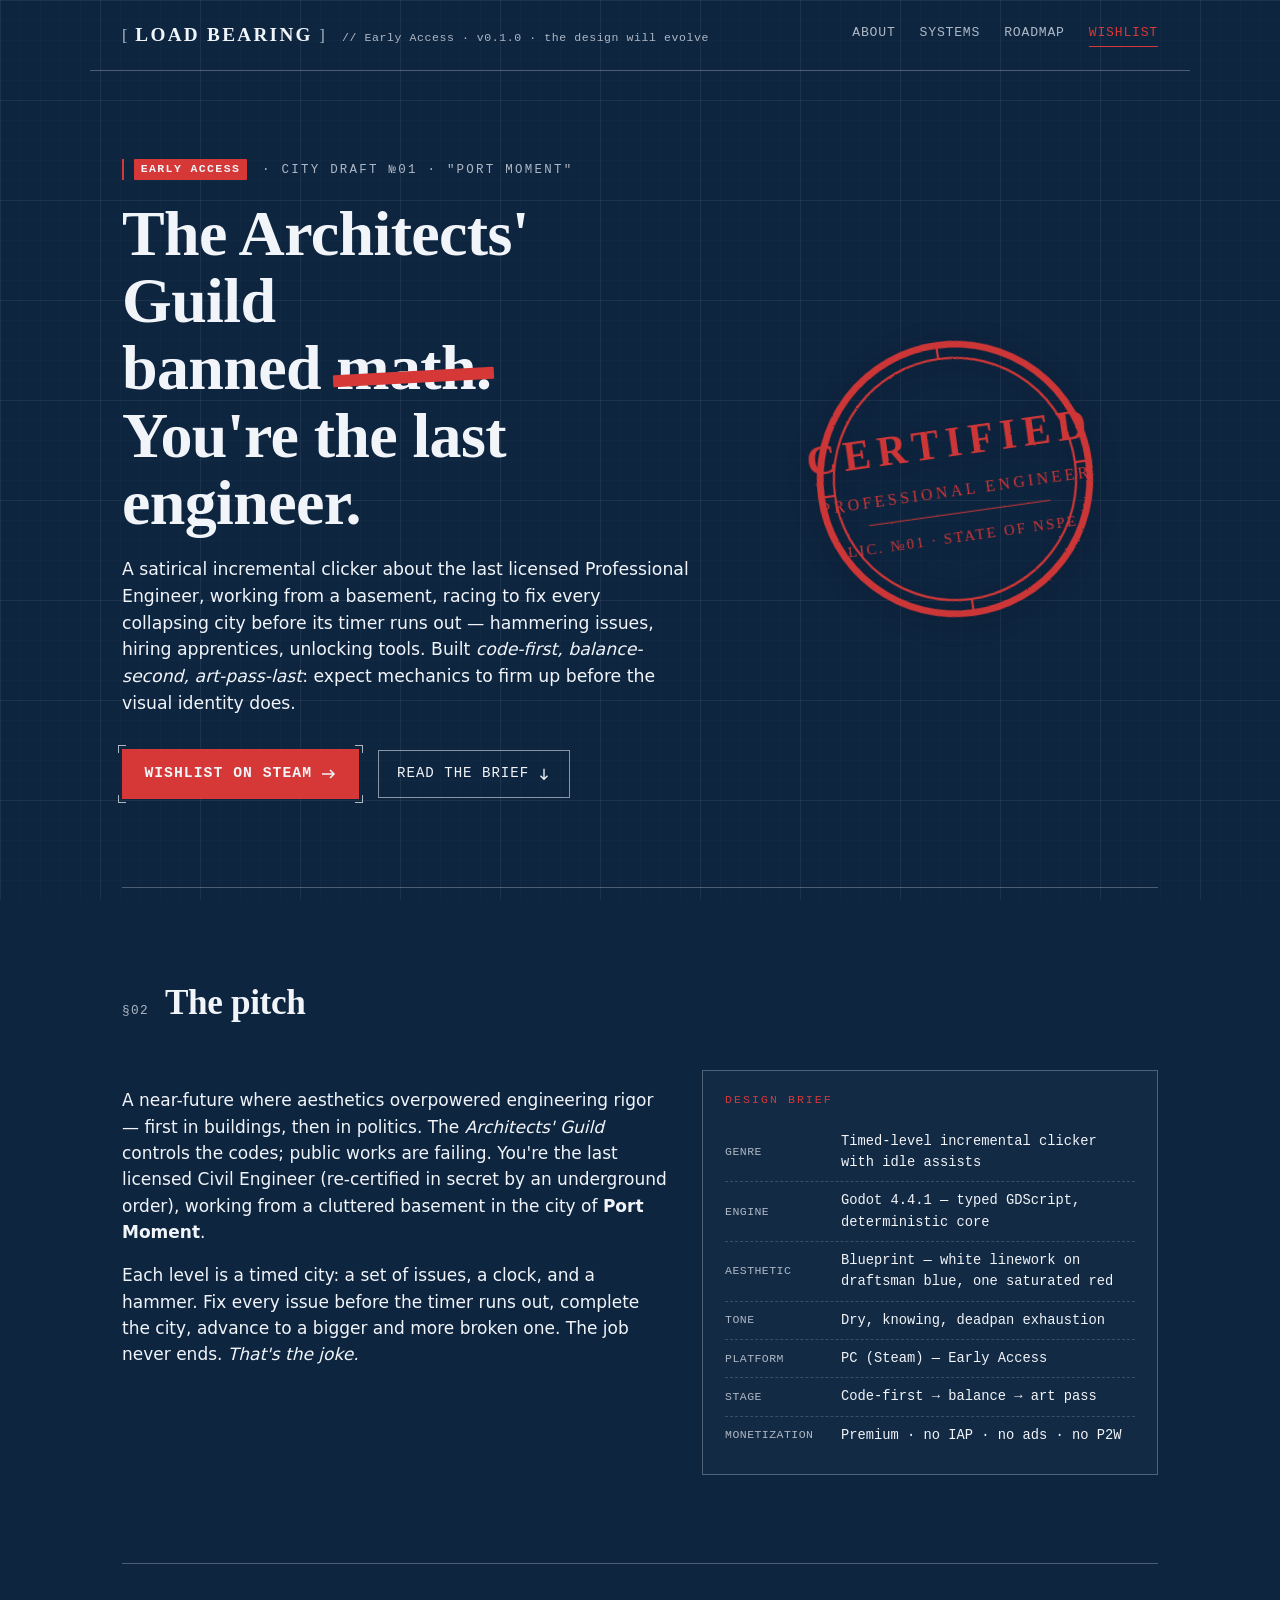
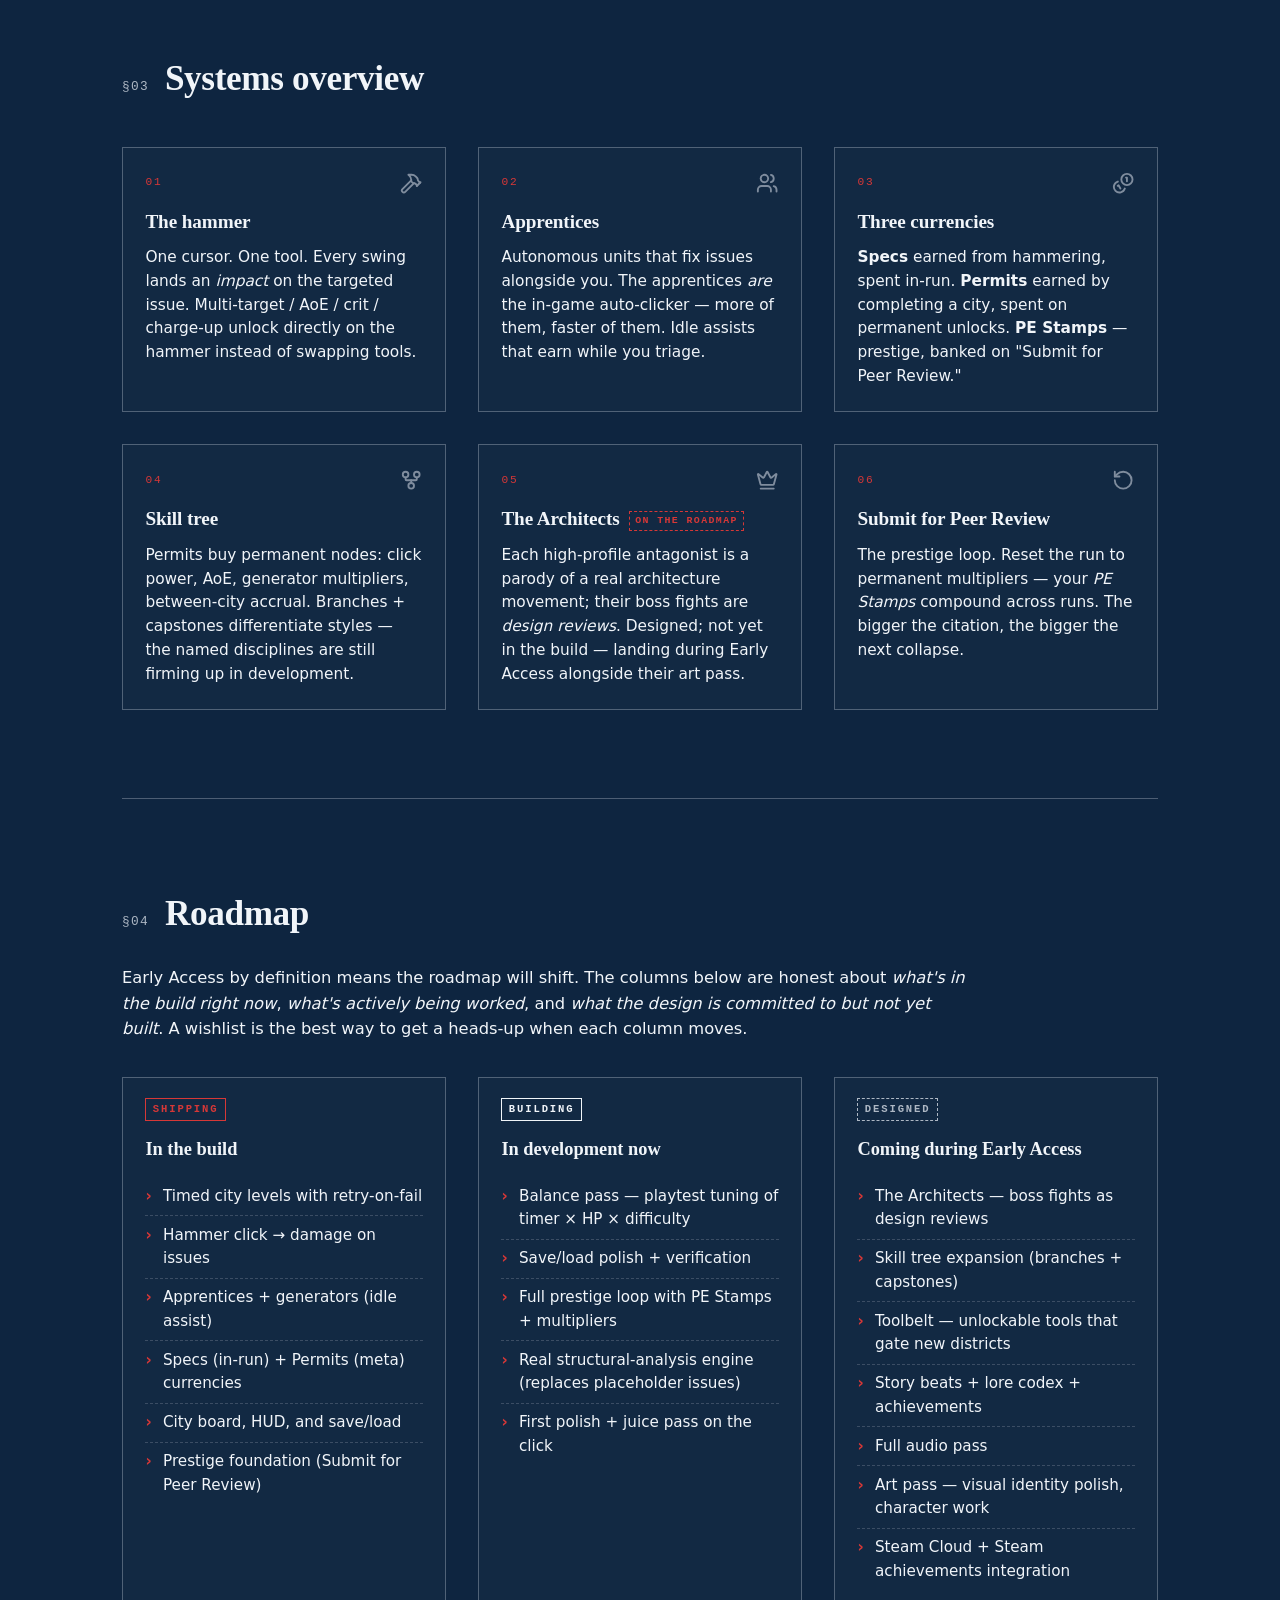
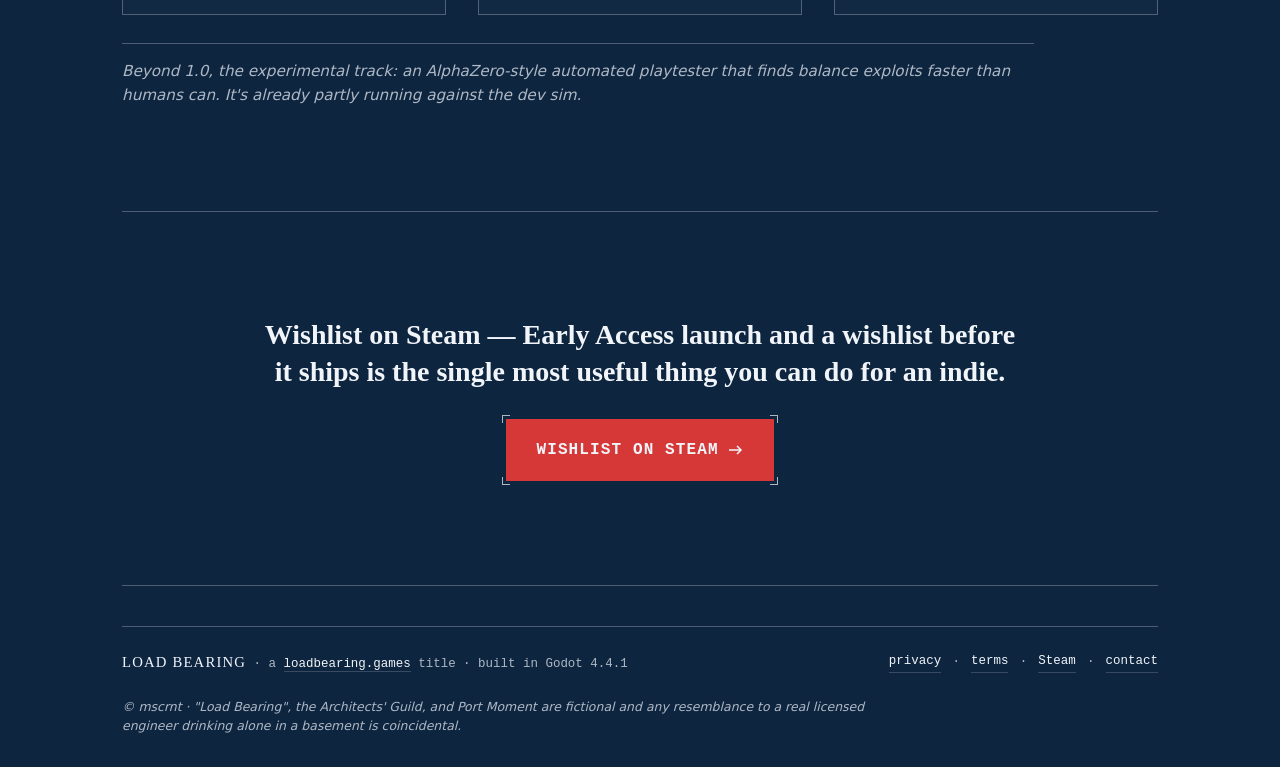
<file: index.html>
<!doctype html>
<html lang="en">
<head>
  <meta charset="utf-8">
  <meta name="viewport" content="width=device-width, initial-scale=1, viewport-fit=cover">
  <meta name="theme-color" content="#0e2540">
  <meta name="description" content="Load Bearing — a satirical incremental clicker about the last licensed Professional Engineer, racing to fix collapsing cities the Architects' Guild banned math out of. Wishlist on Steam.">
  <title>Load Bearing — the Architects' Guild banned math. You're the last engineer.</title>
  <link rel="canonical" href="https://lb.loadbearing.games/">
  <link rel="icon" type="image/svg+xml" href="/favicon.svg">
  <link rel="stylesheet" href="/style.css">

  <!-- Open Graph / Twitter Card — link preview on Discord/Twitter/iMessage -->
  <meta property="og:type" content="website">
  <meta property="og:site_name" content="Load Bearing">
  <meta property="og:title" content="Load Bearing — the Architects' Guild banned math. You're the last engineer.">
  <meta property="og:description" content="A satirical incremental clicker. Stamp calculations, hire apprentices, defeat Architects, rebuild the world one collapsing city at a time.">
  <meta property="og:url" content="https://lb.loadbearing.games/">
  <meta property="og:image" content="https://lb.loadbearing.games/og-image.png">
  <meta property="og:image:type" content="image/png">
  <meta property="og:image:width" content="1200">
  <meta property="og:image:height" content="630">
  <meta property="og:image:alt" content="Load Bearing — blueprint hero with the tagline 'The Architects' Guild banned math.' and a red CERTIFIED stamp.">
  <meta name="twitter:card" content="summary_large_image">
  <meta name="twitter:title" content="Load Bearing">
  <meta name="twitter:description" content="A satirical incremental clicker. The Architects' Guild banned math; you're the last engineer.">
  <meta name="twitter:image" content="https://lb.loadbearing.games/og-image.png">

  <!-- JSON-LD structured data -->
  <script type="application/ld+json">
  {
    "@context": "https://schema.org",
    "@type": "VideoGame",
    "name": "Load Bearing",
    "alternateName": "LoadBearing",
    "description": "A satirical incremental clicker about the last licensed Professional Engineer, racing to fix collapsing cities one timed level at a time.",
    "url": "https://lb.loadbearing.games/",
    "image": "https://lb.loadbearing.games/og-image.png",
    "applicationCategory": "Game",
    "applicationSubCategory": "Incremental clicker",
    "operatingSystem": "Windows (Steam, pre-release)",
    "gamePlatform": ["PC"],
    "publisher": { "@type": "Organization", "name": "mscrnt" }
  }
  </script>
</head>
<body>
  <!-- Blueprint grid background, drawn as SVG so it scales. -->
  <svg class="grid-bg" aria-hidden="true" xmlns="http://www.w3.org/2000/svg">
    <defs>
      <pattern id="minor" width="20" height="20" patternUnits="userSpaceOnUse">
        <path d="M 20 0 L 0 0 0 20" fill="none" stroke="rgba(255,255,255,0.06)" stroke-width="0.5"/>
      </pattern>
      <pattern id="major" width="100" height="100" patternUnits="userSpaceOnUse">
        <rect width="100" height="100" fill="url(#minor)"/>
        <path d="M 100 0 L 0 0 0 100" fill="none" stroke="rgba(255,255,255,0.12)" stroke-width="0.75"/>
      </pattern>
    </defs>
    <rect width="100%" height="100%" fill="url(#major)"/>
  </svg>

  <header class="top">
    <div class="wordmark">
      <span class="bracket">[</span><span class="brand">Load Bearing</span><span class="bracket">]</span>
      <span class="rev">// Early Access · v0.1.0 · the design will evolve</span>
    </div>
    <nav>
      <a href="#about">about</a>
      <a href="#systems">systems</a>
      <a href="#roadmap">roadmap</a>
      <a href="https://store.steampowered.com/app/4883800/" target="_blank" rel="noopener" class="nav-cta">wishlist</a>
    </nav>
  </header>

  <main>
    <!-- ─── HERO ───────────────────────────────────────────────────────── -->
    <section class="hero">
      <div class="hero-text">
        <p class="eyebrow"><span class="ea-tag">EARLY ACCESS</span> · CITY DRAFT №01 · "PORT MOMENT"</p>
        <h1>
          The Architects' Guild<br>
          banned <span class="strike">math.</span><br>
          You're the last engineer.
        </h1>
        <p class="pitch">
          A satirical incremental clicker about the last licensed Professional Engineer,
          working from a basement, racing to fix every collapsing city before its timer
          runs out — hammering issues, hiring apprentices, unlocking tools. Built
          <em>code-first, balance-second, art-pass-last</em>: expect mechanics to firm
          up before the visual identity does.
        </p>

        <div class="cta-row">
          <a class="btn-primary" href="https://store.steampowered.com/app/4883800/" target="_blank" rel="noopener">
            <span class="btn-corner tl"></span>
            <span class="btn-corner tr"></span>
            <span class="btn-corner bl"></span>
            <span class="btn-corner br"></span>
            Wishlist on Steam
            <svg viewBox="0 0 16 16" class="arrow" aria-hidden="true"><path d="M1 8h12M9 4l4 4-4 4" fill="none" stroke="currentColor" stroke-width="1.5"/></svg>
          </a>
          <a class="btn-secondary" href="#about">
            Read the brief
            <svg viewBox="0 0 16 16" class="arrow" aria-hidden="true"><path d="M8 2v12M4 10l4 4 4-4" fill="none" stroke="currentColor" stroke-width="1.5"/></svg>
          </a>
        </div>
      </div>

      <!-- Stamp art on the right. SVG, no bitmaps — on-brand $0 art budget. -->
      <div class="hero-art" aria-hidden="true">
        <svg viewBox="0 0 280 280" class="stamp">
          <defs>
            <filter id="ink">
              <feTurbulence type="fractalNoise" baseFrequency="0.85" numOctaves="2" seed="3"/>
              <feDisplacementMap in="SourceGraphic" scale="1.5"/>
            </filter>
          </defs>
          <g filter="url(#ink)">
            <!-- Outer ring -->
            <circle cx="140" cy="140" r="118" fill="none" stroke="#d63837" stroke-width="6"/>
            <circle cx="140" cy="140" r="106" fill="none" stroke="#d63837" stroke-width="2"/>
            <!-- Inner -->
            <text x="140" y="120" text-anchor="middle" font-family="Iowan Old Style, Georgia, serif" font-size="36" font-weight="700" fill="#d63837" letter-spacing="6">CERTIFIED</text>
            <text x="140" y="155" text-anchor="middle" font-family="Iowan Old Style, Georgia, serif" font-size="14" font-weight="400" fill="#d63837" letter-spacing="3">PROFESSIONAL ENGINEER</text>
            <line x1="60" y1="170" x2="220" y2="170" stroke="#d63837" stroke-width="1"/>
            <text x="140" y="195" text-anchor="middle" font-family="Iowan Old Style, Georgia, serif" font-size="13" fill="#d63837" letter-spacing="2">LIC. №01 · STATE OF NSPE</text>
            <!-- Corner ticks for the rotational frame -->
            <g stroke="#d63837" stroke-width="2">
              <line x1="22" y1="140" x2="34" y2="140"/>
              <line x1="246" y1="140" x2="258" y2="140"/>
              <line x1="140" y1="22" x2="140" y2="34"/>
              <line x1="140" y1="246" x2="140" y2="258"/>
            </g>
          </g>
        </svg>
      </div>
    </section>

    <!-- ─── ABOUT ──────────────────────────────────────────────────────── -->
    <section id="about" class="block">
      <div class="block-head">
        <span class="section-num">§02</span>
        <h2>The pitch</h2>
      </div>
      <div class="grid two">
        <div>
          <p>
            A near-future where aesthetics overpowered engineering rigor — first in
            buildings, then in politics. The <em>Architects' Guild</em> controls the codes;
            public works are failing. You're the last licensed Civil Engineer
            (re-certified in secret by an underground order), working from a cluttered
            basement in the city of <strong>Port Moment</strong>.
          </p>
          <p>
            Each level is a timed city: a set of issues, a clock, and a hammer. Fix every
            issue before the timer runs out, complete the city, advance to a bigger and
            more broken one. The job never ends. <em>That's the joke.</em>
          </p>
        </div>
        <div class="callout">
          <div class="callout-label">DESIGN BRIEF</div>
          <ul class="spec-list">
            <li><span class="key">Genre</span><span class="val">Timed-level incremental clicker with idle assists</span></li>
            <li><span class="key">Engine</span><span class="val">Godot 4.4.1 — typed GDScript, deterministic core</span></li>
            <li><span class="key">Aesthetic</span><span class="val">Blueprint — white linework on draftsman blue, one saturated red</span></li>
            <li><span class="key">Tone</span><span class="val">Dry, knowing, deadpan exhaustion</span></li>
            <li><span class="key">Platform</span><span class="val">PC (Steam) — Early Access</span></li>
            <li><span class="key">Stage</span><span class="val">Code-first → balance → art pass</span></li>
            <li><span class="key">Monetization</span><span class="val">Premium · no IAP · no ads · no P2W</span></li>
          </ul>
        </div>
      </div>
    </section>

    <!-- ─── SYSTEMS ────────────────────────────────────────────────────── -->
    <section id="systems" class="block">
      <div class="block-head">
        <span class="section-num">§03</span>
        <h2>Systems overview</h2>
      </div>

      <div class="grid three">
        <div class="card">
          <div class="card-head">
            <div class="card-num">01</div>
            <svg class="card-icon" xmlns="http://www.w3.org/2000/svg" viewBox="0 0 24 24" fill="none" stroke="currentColor" stroke-width="2" stroke-linecap="round" stroke-linejoin="round" aria-hidden="true">
              <path d="m15 12-9.373 9.373a1 1 0 0 1-3.001-3L12 9"/>
              <path d="m18 15 4-4"/>
              <path d="m21.5 11.5-1.914-1.914A2 2 0 0 1 19 8.172v-.344a2 2 0 0 0-.586-1.414l-1.657-1.657A6 6 0 0 0 12.516 3H9l1.243 1.243A6 6 0 0 1 12 8.485V10l2 2h1.172a2 2 0 0 1 1.414.586L18.5 14.5"/>
            </svg>
          </div>
          <h3>The hammer</h3>
          <p>One cursor. One tool. Every swing lands an <em>impact</em> on the targeted issue. Multi-target / AoE / crit / charge-up unlock directly on the hammer instead of swapping tools.</p>
        </div>
        <div class="card">
          <div class="card-head">
            <div class="card-num">02</div>
            <svg class="card-icon" xmlns="http://www.w3.org/2000/svg" viewBox="0 0 24 24" fill="none" stroke="currentColor" stroke-width="2" stroke-linecap="round" stroke-linejoin="round" aria-hidden="true">
              <path d="M16 21v-2a4 4 0 0 0-4-4H6a4 4 0 0 0-4 4v2"/>
              <path d="M16 3.128a4 4 0 0 1 0 7.744"/>
              <path d="M22 21v-2a4 4 0 0 0-3-3.87"/>
              <circle cx="9" cy="7" r="4"/>
            </svg>
          </div>
          <h3>Apprentices</h3>
          <p>Autonomous units that fix issues alongside you. The apprentices <em>are</em> the in-game auto-clicker — more of them, faster of them. Idle assists that earn while you triage.</p>
        </div>
        <div class="card">
          <div class="card-head">
            <div class="card-num">03</div>
            <svg class="card-icon" xmlns="http://www.w3.org/2000/svg" viewBox="0 0 24 24" fill="none" stroke="currentColor" stroke-width="2" stroke-linecap="round" stroke-linejoin="round" aria-hidden="true">
              <path d="M13.744 17.736a6 6 0 1 1-7.48-7.48"/>
              <path d="M15 6h1v4"/>
              <path d="m6.134 14.768.866-.5 2 3.464"/>
              <circle cx="16" cy="8" r="6"/>
            </svg>
          </div>
          <h3>Three currencies</h3>
          <p><strong>Specs</strong> earned from hammering, spent in-run. <strong>Permits</strong> earned by completing a city, spent on permanent unlocks. <strong>PE Stamps</strong> — prestige, banked on "Submit for Peer Review."</p>
        </div>
        <div class="card">
          <div class="card-head">
            <div class="card-num">04</div>
            <svg class="card-icon" xmlns="http://www.w3.org/2000/svg" viewBox="0 0 24 24" fill="none" stroke="currentColor" stroke-width="2" stroke-linecap="round" stroke-linejoin="round" aria-hidden="true">
              <circle cx="12" cy="18" r="3"/>
              <circle cx="6" cy="6" r="3"/>
              <circle cx="18" cy="6" r="3"/>
              <path d="M18 9v2c0 .6-.4 1-1 1H7c-.6 0-1-.4-1-1V9"/>
              <path d="M12 12v3"/>
            </svg>
          </div>
          <h3>Skill tree</h3>
          <p>Permits buy permanent nodes: click power, AoE, generator multipliers, between-city accrual. Branches + capstones differentiate styles — the named disciplines are still firming up in development.</p>
        </div>
        <div class="card">
          <div class="card-head">
            <div class="card-num">05</div>
            <svg class="card-icon" xmlns="http://www.w3.org/2000/svg" viewBox="0 0 24 24" fill="none" stroke="currentColor" stroke-width="2" stroke-linecap="round" stroke-linejoin="round" aria-hidden="true">
              <path d="M11.562 3.266a.5.5 0 0 1 .876 0L15.39 8.87a1 1 0 0 0 1.516.294L21.183 5.5a.5.5 0 0 1 .798.519l-2.834 10.246a1 1 0 0 1-.956.734H5.81a1 1 0 0 1-.957-.734L2.02 6.02a.5.5 0 0 1 .798-.519l4.276 3.664a1 1 0 0 0 1.516-.294z"/>
              <path d="M5 21h14"/>
            </svg>
          </div>
          <h3>The Architects <span class="card-tag">on the roadmap</span></h3>
          <p>Each high-profile antagonist is a parody of a real architecture movement; their boss fights are <em>design reviews</em>. Designed; not yet in the build — landing during Early Access alongside their art pass.</p>
        </div>
        <div class="card">
          <div class="card-head">
            <div class="card-num">06</div>
            <svg class="card-icon" xmlns="http://www.w3.org/2000/svg" viewBox="0 0 24 24" fill="none" stroke="currentColor" stroke-width="2" stroke-linecap="round" stroke-linejoin="round" aria-hidden="true">
              <path d="M3 12a9 9 0 1 0 9-9 9.75 9.75 0 0 0-6.74 2.74L3 8"/>
              <path d="M3 3v5h5"/>
            </svg>
          </div>
          <h3>Submit for Peer Review</h3>
          <p>The prestige loop. Reset the run to permanent multipliers — your <em>PE Stamps</em> compound across runs. The bigger the citation, the bigger the next collapse.</p>
        </div>
      </div>
    </section>

    <!-- ─── ROADMAP ────────────────────────────────────────────────────── -->
    <!--
      Public-facing distillation of docs/ROADMAP.md from the (private) game
      repo. The internal roadmap is engineering-grade (tickets, ADRs,
      milestone audits); this is the player-facing translation. Update by
      editing this section directly when a column item meaningfully ships
      OR slides forward — it's the only place to touch.
    -->
    <section id="roadmap" class="block">
      <div class="block-head">
        <span class="section-num">§04</span>
        <h2>Roadmap</h2>
      </div>
      <p class="block-intro">
        Early Access by definition means the roadmap will shift. The columns
        below are honest about <em>what's in the build right now</em>,
        <em>what's actively being worked</em>, and <em>what the design is
        committed to but not yet built</em>. A wishlist is the best way to get
        a heads-up when each column moves.
      </p>

      <div class="grid three roadmap">
        <div class="roadmap-col">
          <div class="roadmap-status shipping">SHIPPING</div>
          <h3>In the build</h3>
          <ul>
            <li>Timed city levels with retry-on-fail</li>
            <li>Hammer click → damage on issues</li>
            <li>Apprentices + generators (idle assist)</li>
            <li>Specs (in-run) + Permits (meta) currencies</li>
            <li>City board, HUD, and save/load</li>
            <li>Prestige foundation (Submit for Peer Review)</li>
          </ul>
        </div>

        <div class="roadmap-col">
          <div class="roadmap-status building">BUILDING</div>
          <h3>In development now</h3>
          <ul>
            <li>Balance pass — playtest tuning of timer × HP × difficulty</li>
            <li>Save/load polish + verification</li>
            <li>Full prestige loop with PE Stamps + multipliers</li>
            <li>Real structural-analysis engine (replaces placeholder issues)</li>
            <li>First polish + juice pass on the click</li>
          </ul>
        </div>

        <div class="roadmap-col">
          <div class="roadmap-status designed">DESIGNED</div>
          <h3>Coming during Early Access</h3>
          <ul>
            <li>The Architects — boss fights as design reviews</li>
            <li>Skill tree expansion (branches + capstones)</li>
            <li>Toolbelt — unlockable tools that gate new districts</li>
            <li>Story beats + lore codex + achievements</li>
            <li>Full audio pass</li>
            <li>Art pass — visual identity polish, character work</li>
            <li>Steam Cloud + Steam achievements integration</li>
          </ul>
        </div>
      </div>

      <p class="roadmap-foot">
        Beyond 1.0, the experimental track: <em>an AlphaZero-style automated
        playtester</em> that finds balance exploits faster than humans can.
        It's already partly running against the dev sim.
      </p>
    </section>

    <!-- ─── CTA STRIP ──────────────────────────────────────────────────── -->
    <section class="cta-strip">
      <div class="cta-strip-inner">
        <h2>Wishlist on Steam — Early Access launch and a wishlist before it ships is the single most useful thing you can do for an indie.</h2>
        <a class="btn-primary big" href="https://store.steampowered.com/app/4883800/" target="_blank" rel="noopener">
          <span class="btn-corner tl"></span><span class="btn-corner tr"></span>
          <span class="btn-corner bl"></span><span class="btn-corner br"></span>
          Wishlist on Steam
          <svg viewBox="0 0 16 16" class="arrow" aria-hidden="true"><path d="M1 8h12M9 4l4 4-4 4" fill="none" stroke="currentColor" stroke-width="1.5"/></svg>
        </a>
      </div>
    </section>
  </main>

  <footer>
    <div class="foot-line"></div>
    <div class="foot-inner">
      <div>
        <span class="brand-small">Load Bearing</span>
        <span class="muted"> · a <a href="https://loadbearing.games/">loadbearing.games</a> title · built in Godot 4.4.1</span>
      </div>
      <div class="foot-links">
        <a href="/privacy.html">privacy</a>
        <span class="dot">·</span>
        <a href="/terms.html">terms</a>
        <span class="dot">·</span>
        <a href="https://store.steampowered.com/app/4883800/" target="_blank" rel="noopener">Steam</a>
        <span class="dot">·</span>
        <a href="mailto:hello@loadbearing.games">contact</a>
      </div>
    </div>
    <div class="foot-fineprint">
      © mscrnt · "Load Bearing", the Architects' Guild, and Port Moment are fictional and any
      resemblance to a real licensed engineer drinking alone in a basement is coincidental.
    </div>
  </footer>
</body>
</html>
</file>
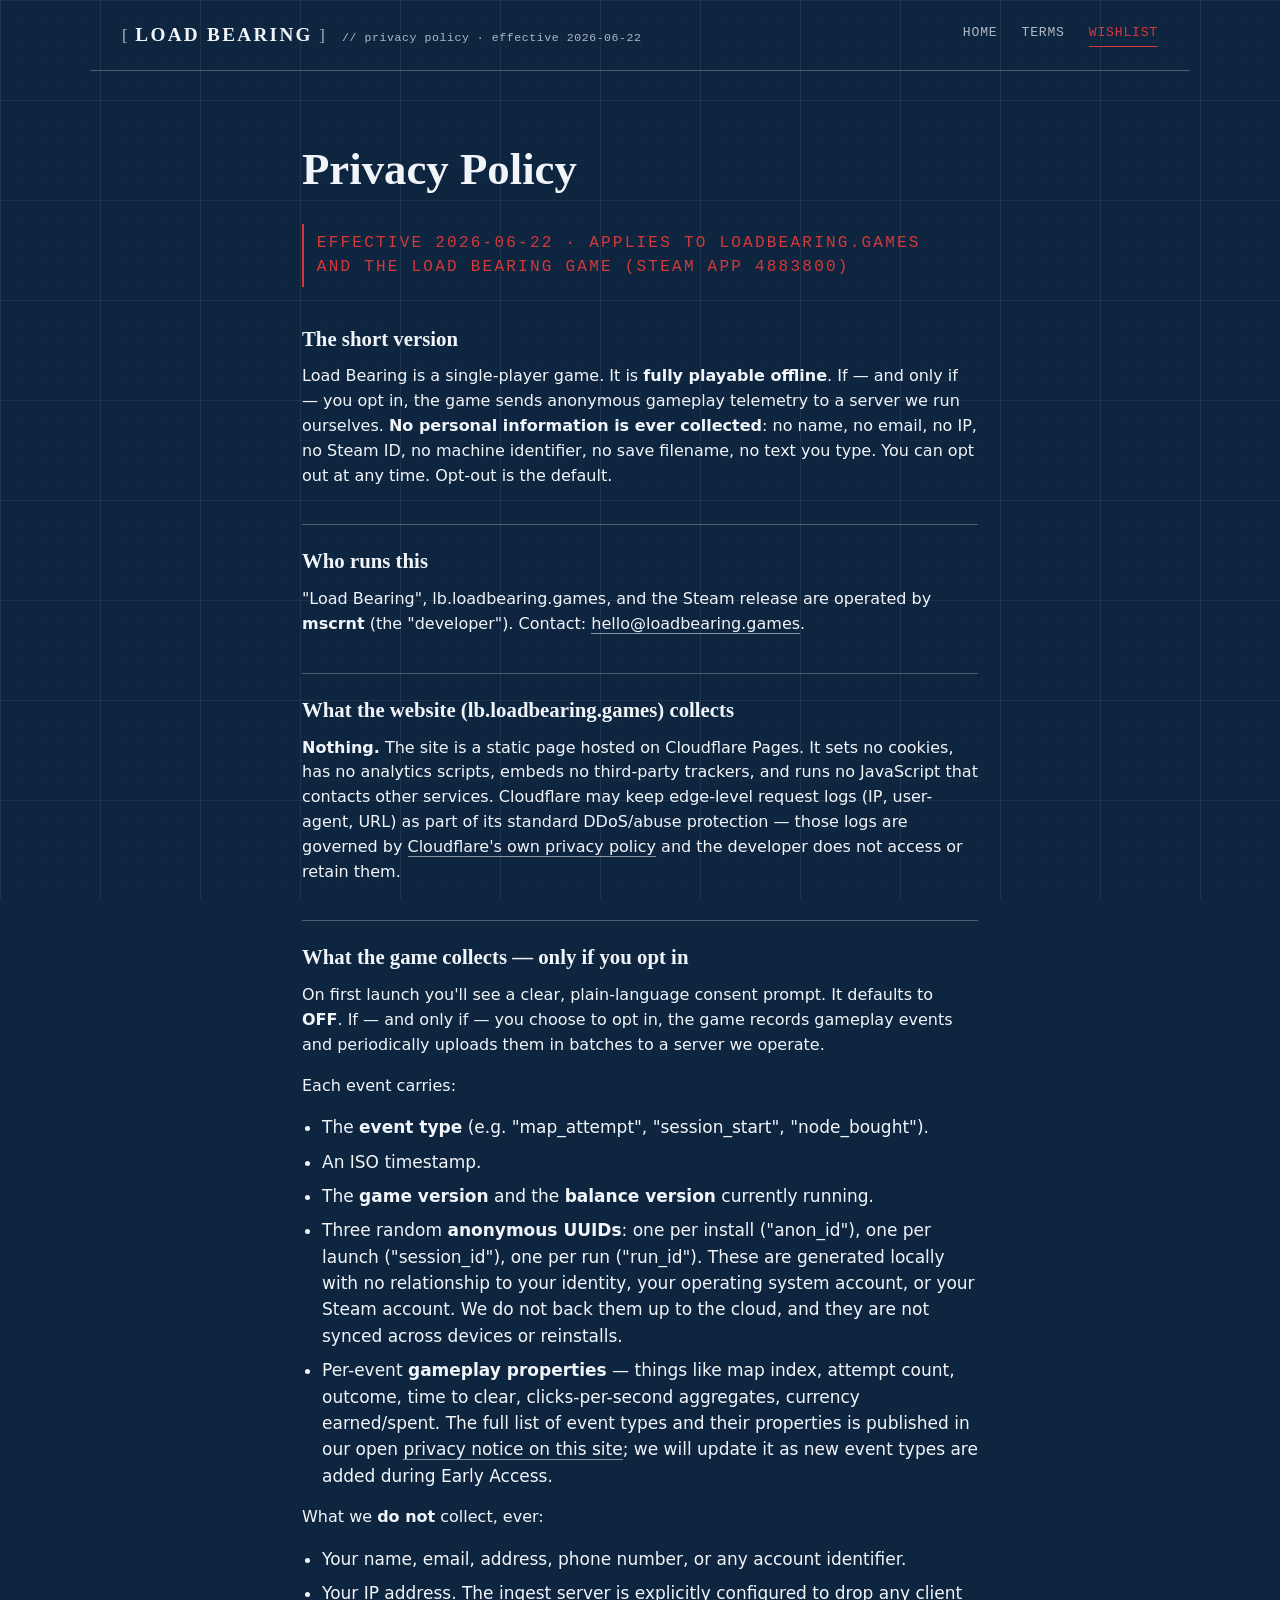
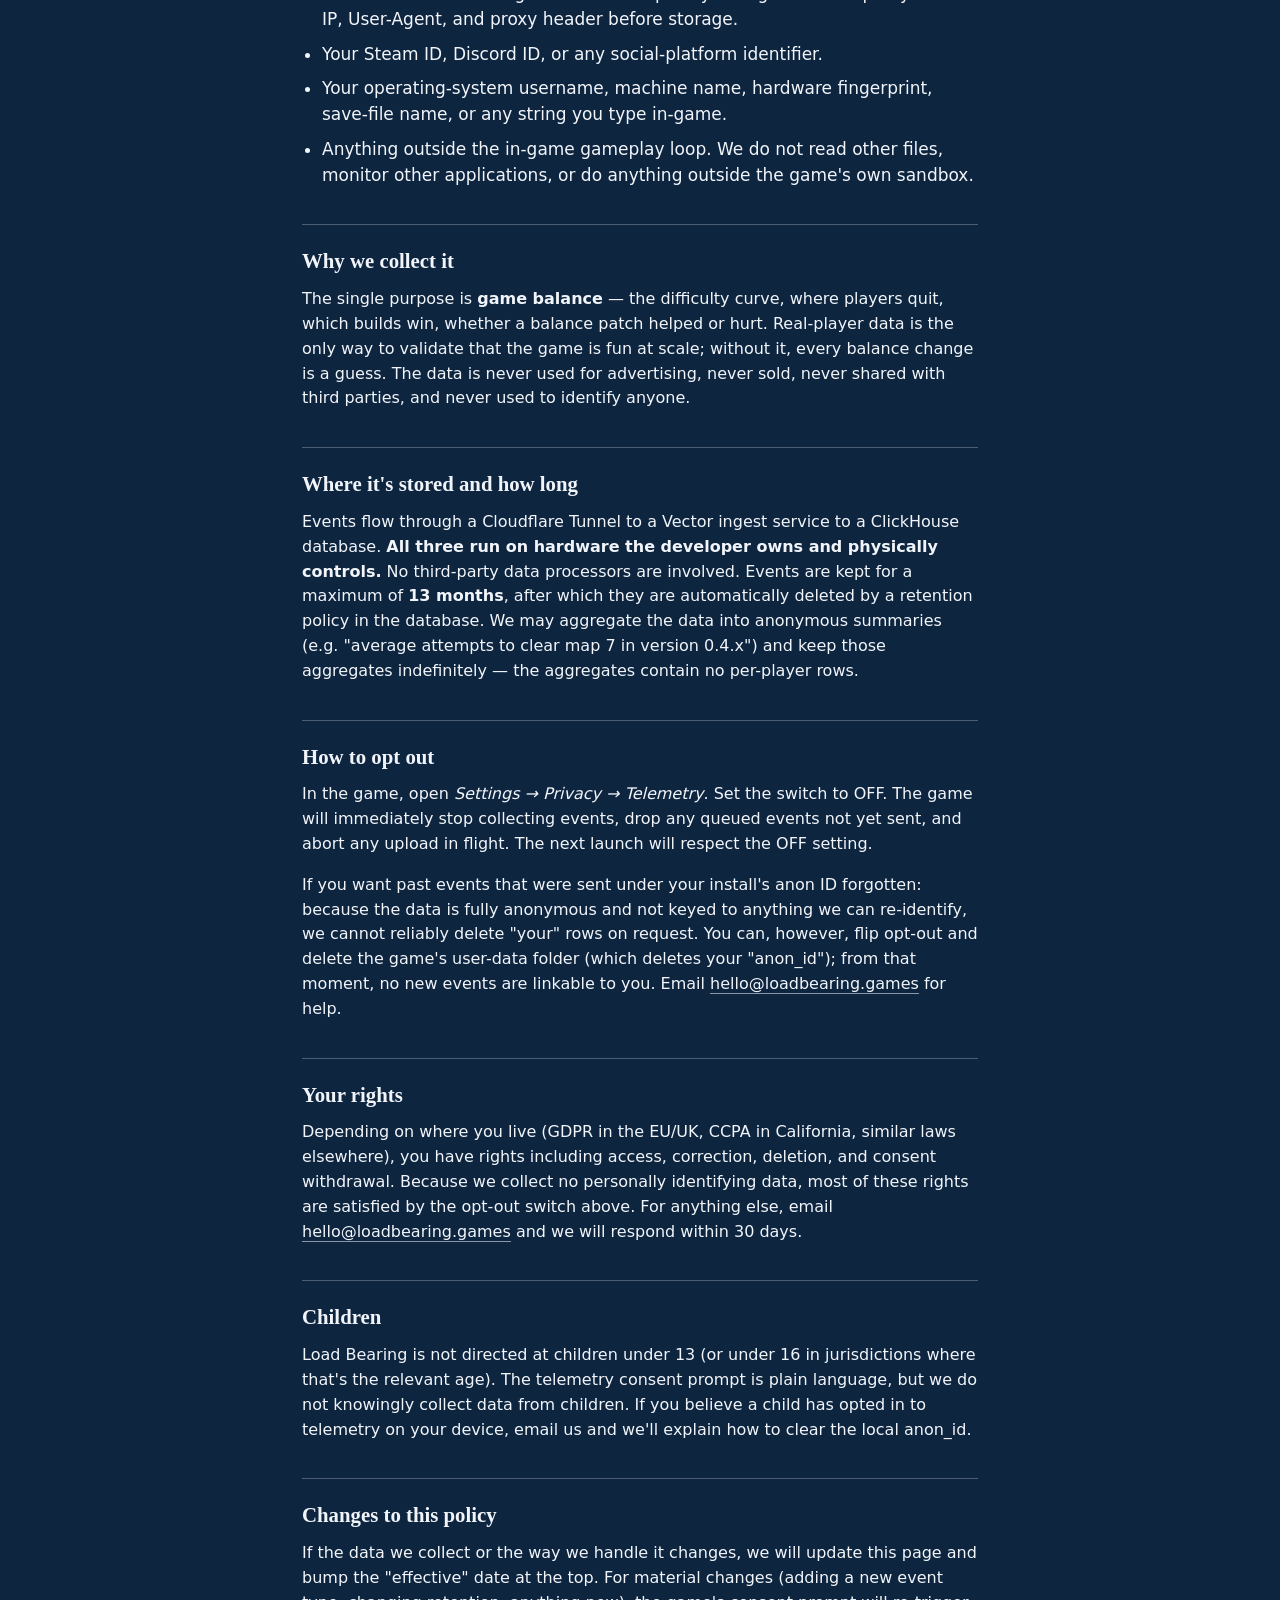
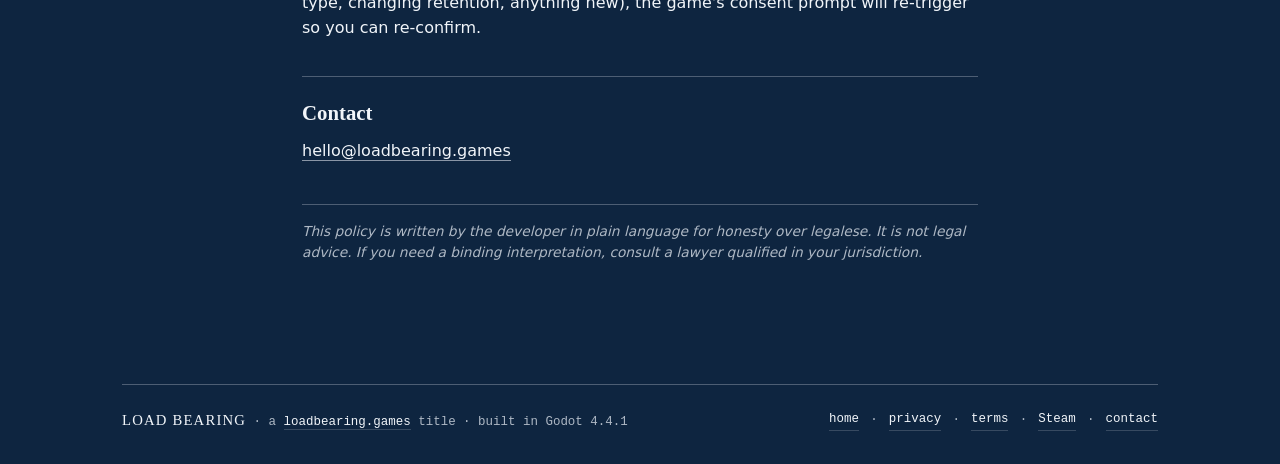
<file: privacy.html>
<!doctype html>
<html lang="en">
<head>
  <meta charset="utf-8">
  <meta name="viewport" content="width=device-width, initial-scale=1, viewport-fit=cover">
  <meta name="theme-color" content="#0e2540">
  <meta name="description" content="Load Bearing privacy policy — what's collected, why, how to opt out. Telemetry is opt-in only and contains no PII.">
  <meta name="robots" content="index,follow">
  <title>Privacy Policy — Load Bearing</title>
  <link rel="canonical" href="https://lb.loadbearing.games/privacy">
  <link rel="icon" type="image/svg+xml" href="/favicon.svg">
  <link rel="stylesheet" href="/style.css">

  <meta property="og:type" content="website">
  <meta property="og:site_name" content="Load Bearing">
  <meta property="og:title" content="Privacy Policy — Load Bearing">
  <meta property="og:description" content="What the game collects only if you opt in (gameplay events, anonymous UUIDs, no PII) and what it never collects.">
  <meta property="og:url" content="https://lb.loadbearing.games/privacy">
  <meta property="og:image" content="https://lb.loadbearing.games/og-image.png">
  <meta property="og:image:type" content="image/png">
  <meta property="og:image:width" content="1200">
  <meta property="og:image:height" content="630">
  <meta name="twitter:card" content="summary_large_image">
  <meta name="twitter:title" content="Privacy Policy — Load Bearing">
  <meta name="twitter:description" content="Opt-in telemetry, no PII, self-hosted, 13-month retention.">
  <meta name="twitter:image" content="https://lb.loadbearing.games/og-image.png">
</head>
<body>
  <svg class="grid-bg" aria-hidden="true" xmlns="http://www.w3.org/2000/svg">
    <defs>
      <pattern id="minor" width="20" height="20" patternUnits="userSpaceOnUse">
        <path d="M 20 0 L 0 0 0 20" fill="none" stroke="rgba(255,255,255,0.06)" stroke-width="0.5"/>
      </pattern>
      <pattern id="major" width="100" height="100" patternUnits="userSpaceOnUse">
        <rect width="100" height="100" fill="url(#minor)"/>
        <path d="M 100 0 L 0 0 0 100" fill="none" stroke="rgba(255,255,255,0.12)" stroke-width="0.75"/>
      </pattern>
    </defs>
    <rect width="100%" height="100%" fill="url(#major)"/>
  </svg>

  <header class="top">
    <div class="wordmark">
      <a href="/" style="text-decoration:none;color:inherit;display:inline-flex;align-items:baseline;gap:0.4rem">
        <span class="bracket">[</span><span class="brand">Load Bearing</span><span class="bracket">]</span>
      </a>
      <span class="rev">// privacy policy · effective 2026-06-22</span>
    </div>
    <nav>
      <a href="/">home</a>
      <a href="/terms.html">terms</a>
      <a href="https://store.steampowered.com/app/4883800/" target="_blank" rel="noopener" class="nav-cta">wishlist</a>
    </nav>
  </header>

  <main class="legal-doc">
    <h1>Privacy Policy</h1>

    <p class="legal-stamp">EFFECTIVE 2026-06-22 · APPLIES TO LOADBEARING.GAMES AND THE LOAD BEARING GAME (STEAM APP 4883800)</p>

    <h2>The short version</h2>
    <p>
      Load Bearing is a single-player game. It is <strong>fully playable offline</strong>.
      If — and only if — you opt in, the game sends anonymous gameplay telemetry to a
      server we run ourselves. <strong>No personal information is ever collected</strong>:
      no name, no email, no IP, no Steam ID, no machine identifier, no save filename, no
      text you type. You can opt out at any time. Opt-out is the default.
    </p>

    <h2>Who runs this</h2>
    <p>
      "Load Bearing", lb.loadbearing.games, and the Steam release are operated by
      <strong>mscrnt</strong> (the "developer"). Contact:
      <a href="mailto:hello@loadbearing.games">hello@loadbearing.games</a>.
    </p>

    <h2>What the website (lb.loadbearing.games) collects</h2>
    <p>
      <strong>Nothing.</strong> The site is a static page hosted on Cloudflare Pages. It
      sets no cookies, has no analytics scripts, embeds no third-party trackers, and runs
      no JavaScript that contacts other services. Cloudflare may keep edge-level request
      logs (IP, user-agent, URL) as part of its standard DDoS/abuse protection — those
      logs are governed by
      <a href="https://www.cloudflare.com/privacypolicy/" target="_blank" rel="noopener">Cloudflare's own privacy policy</a>
      and the developer does not access or retain them.
    </p>

    <h2>What the game collects — only if you opt in</h2>
    <p>
      On first launch you'll see a clear, plain-language consent prompt. It defaults to
      <strong>OFF</strong>. If — and only if — you choose to opt in, the game records
      gameplay events and periodically uploads them in batches to a server we operate.
    </p>
    <p>Each event carries:</p>
    <ul>
      <li>The <strong>event type</strong> (e.g. "map_attempt", "session_start", "node_bought").</li>
      <li>An ISO timestamp.</li>
      <li>The <strong>game version</strong> and the <strong>balance version</strong> currently running.</li>
      <li>Three random <strong>anonymous UUIDs</strong>: one per install ("anon_id"), one per launch ("session_id"), one per run ("run_id"). These are generated locally with no relationship to your identity, your operating system account, or your Steam account. We do not back them up to the cloud, and they are not synced across devices or reinstalls.</li>
      <li>Per-event <strong>gameplay properties</strong> — things like map index, attempt count, outcome, time to clear, clicks-per-second aggregates, currency earned/spent. The full list of event types and their properties is published in our open
        <a href="https://github.com/mscrnt/loadbearing-site/blob/main/privacy.html" target="_blank" rel="noopener">privacy notice on this site</a>; we will update it as new event types are added during Early Access.</li>
    </ul>
    <p>What we <strong>do not</strong> collect, ever:</p>
    <ul>
      <li>Your name, email, address, phone number, or any account identifier.</li>
      <li>Your IP address. The ingest server is explicitly configured to drop any client IP, User-Agent, and proxy header before storage.</li>
      <li>Your Steam ID, Discord ID, or any social-platform identifier.</li>
      <li>Your operating-system username, machine name, hardware fingerprint, save-file name, or any string you type in-game.</li>
      <li>Anything outside the in-game gameplay loop. We do not read other files, monitor other applications, or do anything outside the game's own sandbox.</li>
    </ul>

    <h2>Why we collect it</h2>
    <p>
      The single purpose is <strong>game balance</strong> — the difficulty curve, where
      players quit, which builds win, whether a balance patch helped or hurt. Real-player
      data is the only way to validate that the game is fun at scale; without it, every
      balance change is a guess. The data is never used for advertising, never sold,
      never shared with third parties, and never used to identify anyone.
    </p>

    <h2>Where it's stored and how long</h2>
    <p>
      Events flow through a Cloudflare Tunnel to a Vector ingest service to a ClickHouse
      database. <strong>All three run on hardware the developer owns and physically
      controls.</strong> No third-party data processors are involved. Events are kept for
      a maximum of <strong>13 months</strong>, after which they are automatically deleted
      by a retention policy in the database. We may aggregate the data into anonymous
      summaries (e.g. "average attempts to clear map 7 in version 0.4.x") and keep those
      aggregates indefinitely — the aggregates contain no per-player rows.
    </p>

    <h2>How to opt out</h2>
    <p>
      In the game, open <em>Settings → Privacy → Telemetry</em>. Set the switch to OFF.
      The game will immediately stop collecting events, drop any queued events not yet
      sent, and abort any upload in flight. The next launch will respect the OFF setting.
    </p>
    <p>
      If you want past events that were sent under your install's anon ID forgotten:
      because the data is fully anonymous and not keyed to anything we can re-identify,
      we cannot reliably delete "your" rows on request. You can, however, flip opt-out
      and delete the game's user-data folder (which deletes your "anon_id"); from that
      moment, no new events are linkable to you. Email
      <a href="mailto:hello@loadbearing.games">hello@loadbearing.games</a> for help.
    </p>

    <h2>Your rights</h2>
    <p>
      Depending on where you live (GDPR in the EU/UK, CCPA in California, similar laws
      elsewhere), you have rights including access, correction, deletion, and consent
      withdrawal. Because we collect no personally identifying data, most of these
      rights are satisfied by the opt-out switch above. For anything else, email
      <a href="mailto:hello@loadbearing.games">hello@loadbearing.games</a> and we will
      respond within 30 days.
    </p>

    <h2>Children</h2>
    <p>
      Load Bearing is not directed at children under 13 (or under 16 in jurisdictions
      where that's the relevant age). The telemetry consent prompt is plain language, but
      we do not knowingly collect data from children. If you believe a child has opted in
      to telemetry on your device, email us and we'll explain how to clear the local
      anon_id.
    </p>

    <h2>Changes to this policy</h2>
    <p>
      If the data we collect or the way we handle it changes, we will update this page
      and bump the "effective" date at the top. For material changes (adding a new event
      type, changing retention, anything new), the game's consent prompt will re-trigger
      so you can re-confirm.
    </p>

    <h2>Contact</h2>
    <p>
      <a href="mailto:hello@loadbearing.games">hello@loadbearing.games</a>
    </p>

    <p class="legal-fine">
      This policy is written by the developer in plain language for honesty over legalese.
      It is not legal advice. If you need a binding interpretation, consult a lawyer
      qualified in your jurisdiction.
    </p>
  </main>

  <footer>
    <div class="foot-line"></div>
    <div class="foot-inner">
      <div>
        <span class="brand-small">Load Bearing</span>
        <span class="muted"> · a <a href="https://loadbearing.games/">loadbearing.games</a> title · built in Godot 4.4.1</span>
      </div>
      <div class="foot-links">
        <a href="/">home</a>
        <span class="dot">·</span>
        <a href="/privacy.html">privacy</a>
        <span class="dot">·</span>
        <a href="/terms.html">terms</a>
        <span class="dot">·</span>
        <a href="https://store.steampowered.com/app/4883800/" target="_blank" rel="noopener">Steam</a>
        <span class="dot">·</span>
        <a href="mailto:hello@loadbearing.games">contact</a>
      </div>
    </div>
  </footer>
</body>
</html>
</file>
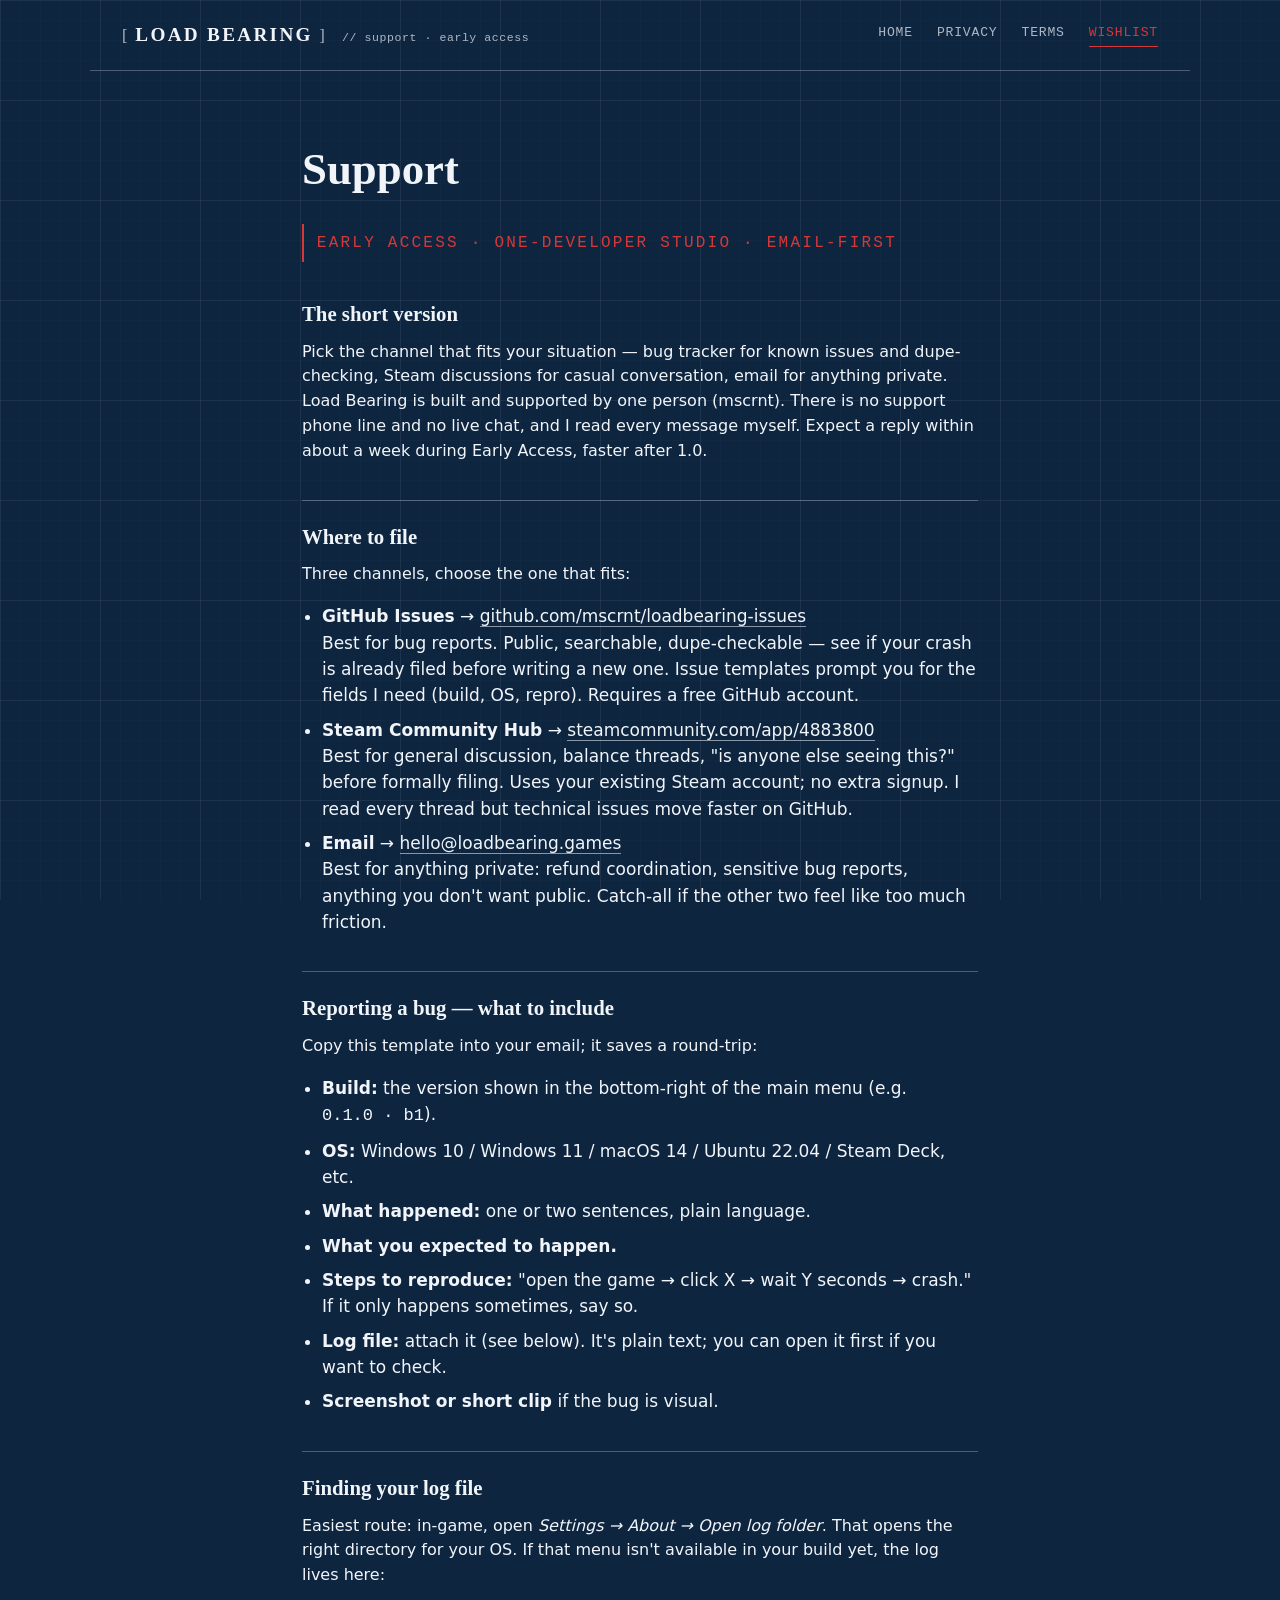
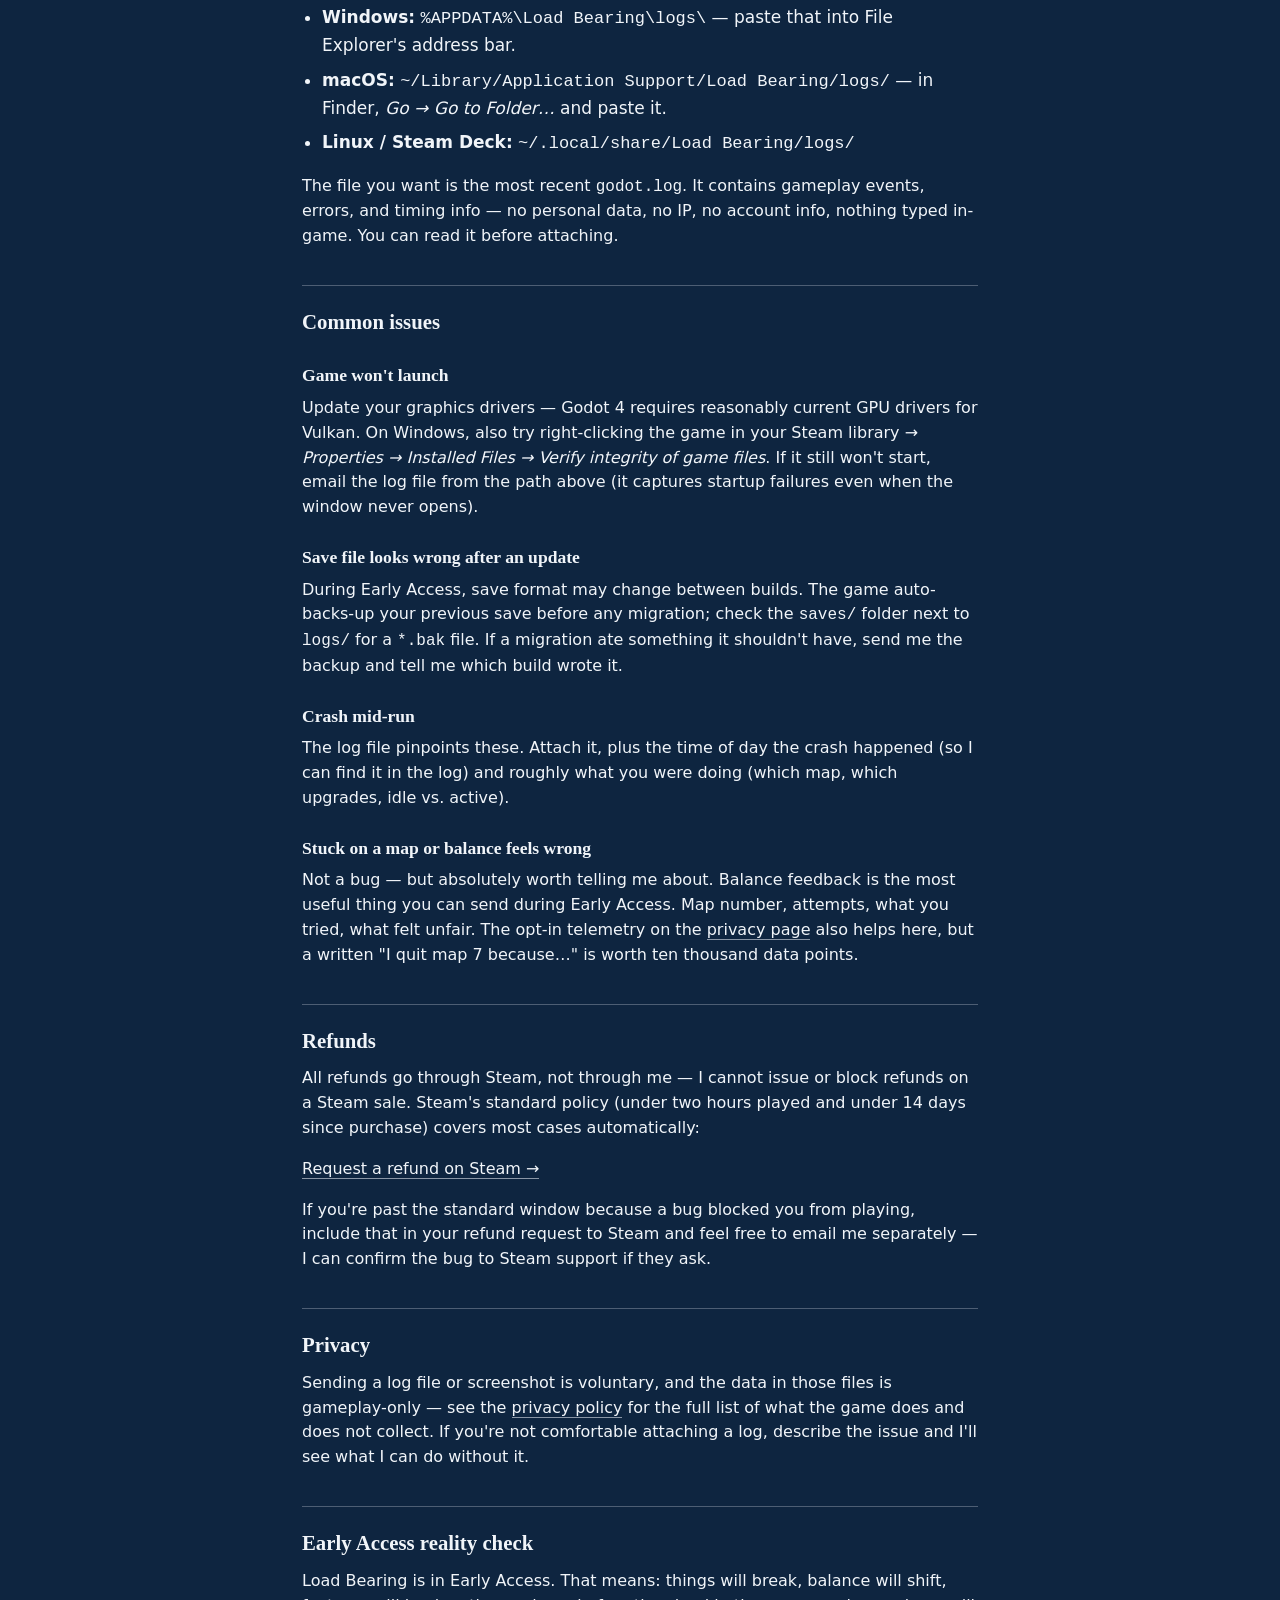
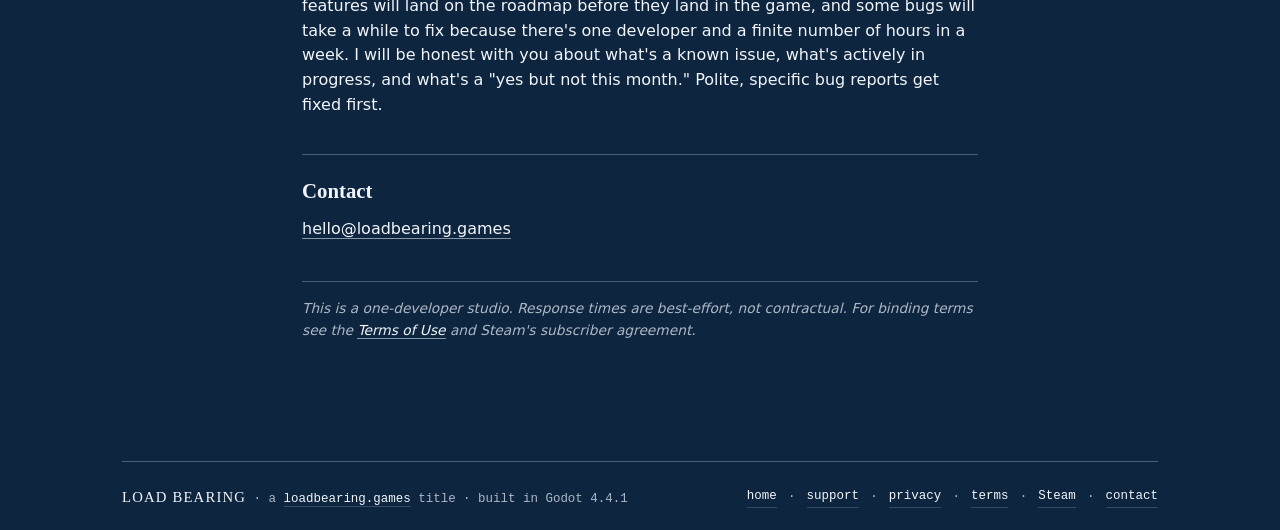
<file: support.html>
<!doctype html>
<html lang="en">
<head>
  <meta charset="utf-8">
  <meta name="viewport" content="width=device-width, initial-scale=1, viewport-fit=cover">
  <meta name="theme-color" content="#0e2540">
  <meta name="description" content="Load Bearing support — how to report bugs, find your log file, request a refund, and contact the developer.">
  <meta name="robots" content="index,follow">
  <title>Support — Load Bearing</title>
  <link rel="canonical" href="https://lb.loadbearing.games/support">
  <link rel="icon" type="image/svg+xml" href="/favicon.svg">
  <link rel="stylesheet" href="/style.css">

  <meta property="og:type" content="website">
  <meta property="og:site_name" content="Load Bearing">
  <meta property="og:title" content="Support — Load Bearing">
  <meta property="og:description" content="How to report bugs (GitHub, Steam Community, email), find your log file, and request a refund.">
  <meta property="og:url" content="https://lb.loadbearing.games/support">
  <meta property="og:image" content="https://lb.loadbearing.games/og-image.png">
  <meta property="og:image:type" content="image/png">
  <meta property="og:image:width" content="1200">
  <meta property="og:image:height" content="630">
  <meta name="twitter:card" content="summary_large_image">
  <meta name="twitter:title" content="Support — Load Bearing">
  <meta name="twitter:description" content="GitHub Issues, Steam Community, email — pick the channel that fits.">
  <meta name="twitter:image" content="https://lb.loadbearing.games/og-image.png">
</head>
<body>
  <svg class="grid-bg" aria-hidden="true" xmlns="http://www.w3.org/2000/svg">
    <defs>
      <pattern id="minor" width="20" height="20" patternUnits="userSpaceOnUse">
        <path d="M 20 0 L 0 0 0 20" fill="none" stroke="rgba(255,255,255,0.06)" stroke-width="0.5"/>
      </pattern>
      <pattern id="major" width="100" height="100" patternUnits="userSpaceOnUse">
        <rect width="100" height="100" fill="url(#minor)"/>
        <path d="M 100 0 L 0 0 0 100" fill="none" stroke="rgba(255,255,255,0.12)" stroke-width="0.75"/>
      </pattern>
    </defs>
    <rect width="100%" height="100%" fill="url(#major)"/>
  </svg>

  <header class="top">
    <div class="wordmark">
      <a href="/" style="text-decoration:none;color:inherit;display:inline-flex;align-items:baseline;gap:0.4rem">
        <span class="bracket">[</span><span class="brand">Load Bearing</span><span class="bracket">]</span>
      </a>
      <span class="rev">// support · early access</span>
    </div>
    <nav>
      <a href="/">home</a>
      <a href="/privacy.html">privacy</a>
      <a href="/terms.html">terms</a>
      <a href="https://store.steampowered.com/app/4883800/" target="_blank" rel="noopener" class="nav-cta">wishlist</a>
    </nav>
  </header>

  <main class="legal-doc">
    <h1>Support</h1>

    <p class="legal-stamp">EARLY ACCESS · ONE-DEVELOPER STUDIO · EMAIL-FIRST</p>

    <h2>The short version</h2>
    <p>
      Pick the channel that fits your situation — bug tracker for known issues
      and dupe-checking, Steam discussions for casual conversation, email for
      anything private. Load Bearing is built and supported by one person
      (mscrnt). There is no support phone line and no live chat, and I read
      every message myself. Expect a reply within about a week during Early
      Access, faster after 1.0.
    </p>

    <h2>Where to file</h2>
    <p>Three channels, choose the one that fits:</p>
    <ul>
      <li>
        <strong>GitHub Issues</strong> →
        <a href="https://github.com/mscrnt/loadbearing-issues/issues" target="_blank" rel="noopener">github.com/mscrnt/loadbearing-issues</a>
        <br>
        Best for bug reports. Public, searchable, dupe-checkable — see if your
        crash is already filed before writing a new one. Issue templates
        prompt you for the fields I need (build, OS, repro). Requires a free
        GitHub account.
      </li>
      <li>
        <strong>Steam Community Hub</strong> →
        <a href="https://steamcommunity.com/app/4883800/discussions/" target="_blank" rel="noopener">steamcommunity.com/app/4883800</a>
        <br>
        Best for general discussion, balance threads, "is anyone else seeing
        this?" before formally filing. Uses your existing Steam account; no
        extra signup. I read every thread but technical issues move faster on
        GitHub.
      </li>
      <li>
        <strong>Email</strong> →
        <a href="mailto:hello@loadbearing.games">hello@loadbearing.games</a>
        <br>
        Best for anything private: refund coordination, sensitive bug reports,
        anything you don't want public. Catch-all if the other two feel like
        too much friction.
      </li>
    </ul>

    <h2>Reporting a bug — what to include</h2>
    <p>Copy this template into your email; it saves a round-trip:</p>
    <ul>
      <li><strong>Build:</strong> the version shown in the bottom-right of the main menu (e.g. <code>0.1.0&nbsp;·&nbsp;b1</code>).</li>
      <li><strong>OS:</strong> Windows 10 / Windows 11 / macOS 14 / Ubuntu 22.04 / Steam Deck, etc.</li>
      <li><strong>What happened:</strong> one or two sentences, plain language.</li>
      <li><strong>What you expected to happen.</strong></li>
      <li><strong>Steps to reproduce:</strong> "open the game → click X → wait Y seconds → crash." If it only happens sometimes, say so.</li>
      <li><strong>Log file:</strong> attach it (see below). It's plain text; you can open it first if you want to check.</li>
      <li><strong>Screenshot or short clip</strong> if the bug is visual.</li>
    </ul>

    <h2>Finding your log file</h2>
    <p>
      Easiest route: in-game, open <em>Settings → About → Open log folder</em>.
      That opens the right directory for your OS. If that menu isn't available
      in your build yet, the log lives here:
    </p>
    <ul>
      <li><strong>Windows:</strong> <code>%APPDATA%\Load Bearing\logs\</code> — paste that into File Explorer's address bar.</li>
      <li><strong>macOS:</strong> <code>~/Library/Application Support/Load Bearing/logs/</code> — in Finder, <em>Go → Go to Folder…</em> and paste it.</li>
      <li><strong>Linux / Steam Deck:</strong> <code>~/.local/share/Load Bearing/logs/</code></li>
    </ul>
    <p>
      The file you want is the most recent <code>godot.log</code>. It contains
      gameplay events, errors, and timing info — no personal data, no IP, no
      account info, nothing typed in-game. You can read it before attaching.
    </p>

    <h2>Common issues</h2>

    <h3 style="font-family:var(--font-display);font-size:1.1rem;margin:1.5rem 0 0.4rem">Game won't launch</h3>
    <p>
      Update your graphics drivers — Godot 4 requires reasonably current GPU
      drivers for Vulkan. On Windows, also try right-clicking the game in your
      Steam library → <em>Properties → Installed Files → Verify integrity of
      game files</em>. If it still won't start, email the log file from the path
      above (it captures startup failures even when the window never opens).
    </p>

    <h3 style="font-family:var(--font-display);font-size:1.1rem;margin:1.5rem 0 0.4rem">Save file looks wrong after an update</h3>
    <p>
      During Early Access, save format may change between builds. The game
      auto-backs-up your previous save before any migration; check the
      <code>saves/</code> folder next to <code>logs/</code> for a
      <code>*.bak</code> file. If a migration ate something it shouldn't have,
      send me the backup and tell me which build wrote it.
    </p>

    <h3 style="font-family:var(--font-display);font-size:1.1rem;margin:1.5rem 0 0.4rem">Crash mid-run</h3>
    <p>
      The log file pinpoints these. Attach it, plus the time of day the crash
      happened (so I can find it in the log) and roughly what you were doing
      (which map, which upgrades, idle vs. active).
    </p>

    <h3 style="font-family:var(--font-display);font-size:1.1rem;margin:1.5rem 0 0.4rem">Stuck on a map or balance feels wrong</h3>
    <p>
      Not a bug — but absolutely worth telling me about. Balance feedback is
      the most useful thing you can send during Early Access. Map number,
      attempts, what you tried, what felt unfair. The opt-in telemetry on the
      <a href="/privacy.html">privacy page</a> also helps here, but a written
      "I quit map 7 because…" is worth ten thousand data points.
    </p>

    <h2>Refunds</h2>
    <p>
      All refunds go through Steam, not through me — I cannot issue or block
      refunds on a Steam sale. Steam's standard policy (under two hours played
      and under 14 days since purchase) covers most cases automatically:
    </p>
    <p>
      <a href="https://help.steampowered.com/en/wizard/HelpWithRefund" target="_blank" rel="noopener">
        Request a refund on Steam →
      </a>
    </p>
    <p>
      If you're past the standard window because a bug blocked you from playing,
      include that in your refund request to Steam and feel free to email me
      separately — I can confirm the bug to Steam support if they ask.
    </p>

    <h2>Privacy</h2>
    <p>
      Sending a log file or screenshot is voluntary, and the data in those files
      is gameplay-only — see the <a href="/privacy.html">privacy policy</a> for
      the full list of what the game does and does not collect. If you're not
      comfortable attaching a log, describe the issue and I'll see what I can do
      without it.
    </p>

    <h2>Early Access reality check</h2>
    <p>
      Load Bearing is in Early Access. That means: things will break, balance
      will shift, features will land on the roadmap before they land in the
      game, and some bugs will take a while to fix because there's one developer
      and a finite number of hours in a week. I will be honest with you about
      what's a known issue, what's actively in progress, and what's a "yes but
      not this month." Polite, specific bug reports get fixed first.
    </p>

    <h2>Contact</h2>
    <p>
      <a href="mailto:hello@loadbearing.games">hello@loadbearing.games</a>
    </p>

    <p class="legal-fine">
      This is a one-developer studio. Response times are best-effort, not
      contractual. For binding terms see the <a href="/terms.html">Terms of
      Use</a> and Steam's subscriber agreement.
    </p>
  </main>

  <footer>
    <div class="foot-line"></div>
    <div class="foot-inner">
      <div>
        <span class="brand-small">Load Bearing</span>
        <span class="muted"> · a <a href="https://loadbearing.games/">loadbearing.games</a> title · built in Godot 4.4.1</span>
      </div>
      <div class="foot-links">
        <a href="/">home</a>
        <span class="dot">·</span>
        <a href="/support.html">support</a>
        <span class="dot">·</span>
        <a href="/privacy.html">privacy</a>
        <span class="dot">·</span>
        <a href="/terms.html">terms</a>
        <span class="dot">·</span>
        <a href="https://store.steampowered.com/app/4883800/" target="_blank" rel="noopener">Steam</a>
        <span class="dot">·</span>
        <a href="mailto:hello@loadbearing.games">contact</a>
      </div>
    </div>
  </footer>
</body>
</html>
</file>
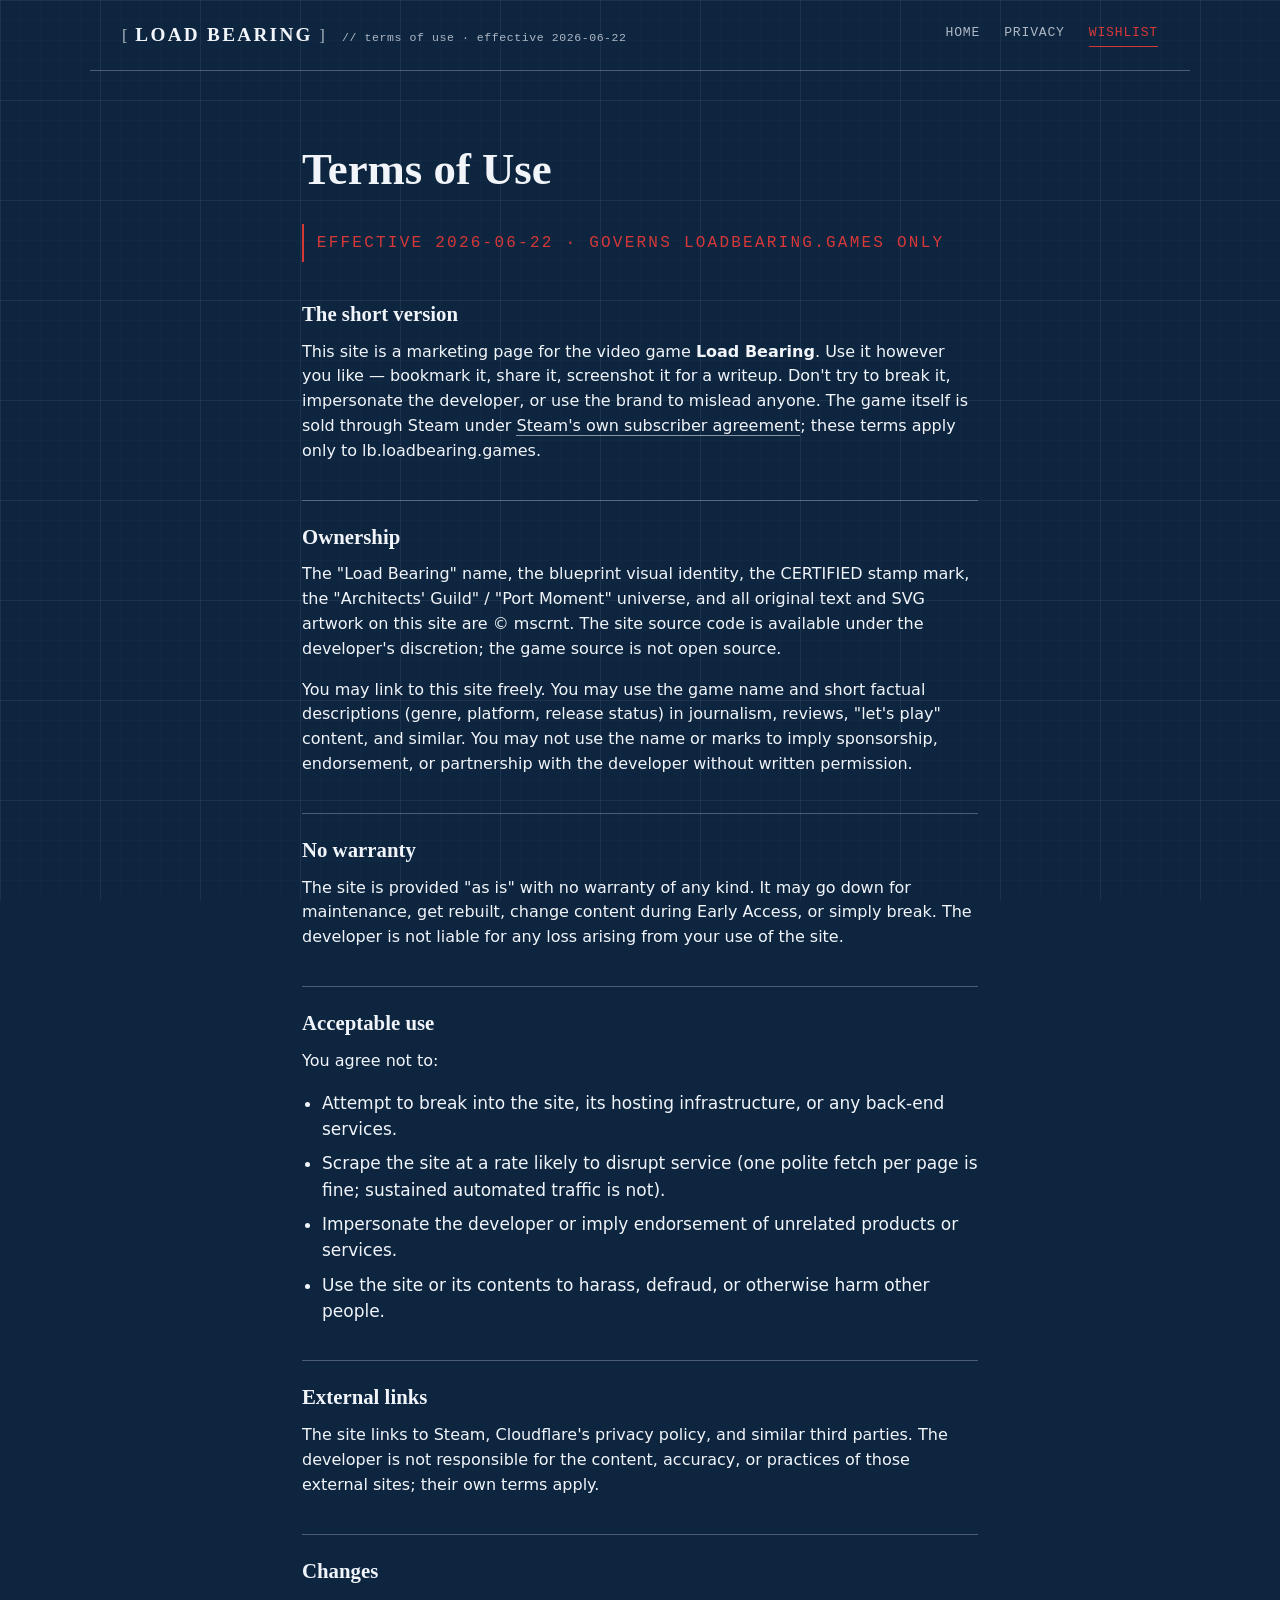
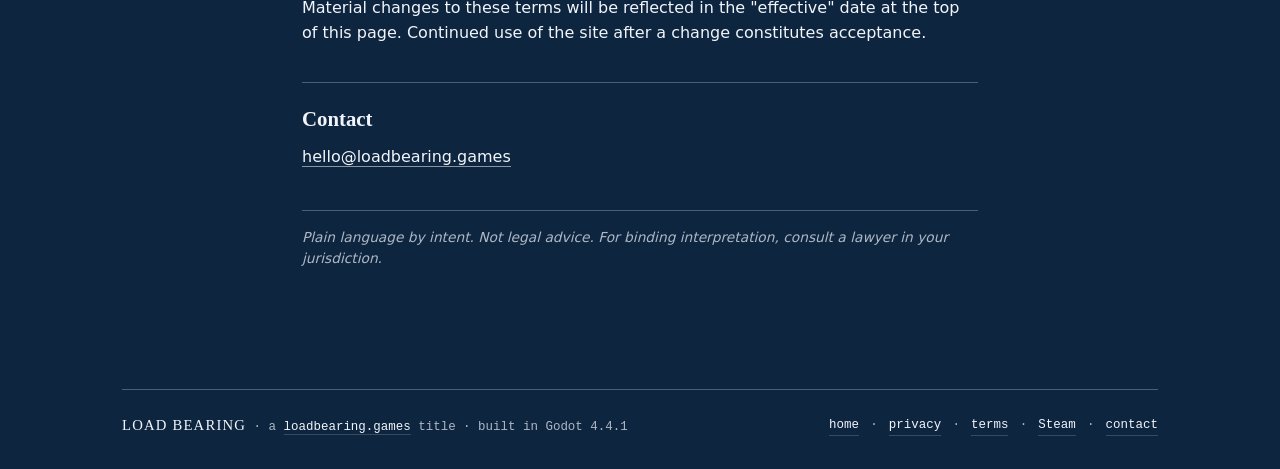
<file: terms.html>
<!doctype html>
<html lang="en">
<head>
  <meta charset="utf-8">
  <meta name="viewport" content="width=device-width, initial-scale=1, viewport-fit=cover">
  <meta name="theme-color" content="#0e2540">
  <meta name="description" content="Load Bearing website terms of use.">
  <meta name="robots" content="index,follow">
  <title>Terms of Use — Load Bearing</title>
  <link rel="canonical" href="https://lb.loadbearing.games/terms">
  <link rel="icon" type="image/svg+xml" href="/favicon.svg">
  <link rel="stylesheet" href="/style.css">

  <meta property="og:type" content="website">
  <meta property="og:site_name" content="Load Bearing">
  <meta property="og:title" content="Terms of Use — Load Bearing">
  <meta property="og:description" content="Site terms for lb.loadbearing.games. The game itself is sold through Steam under Steam's subscriber agreement.">
  <meta property="og:url" content="https://lb.loadbearing.games/terms">
  <meta property="og:image" content="https://lb.loadbearing.games/og-image.png">
  <meta property="og:image:type" content="image/png">
  <meta property="og:image:width" content="1200">
  <meta property="og:image:height" content="630">
  <meta name="twitter:card" content="summary_large_image">
  <meta name="twitter:title" content="Terms of Use — Load Bearing">
  <meta name="twitter:description" content="Site terms. Game is sold through Steam.">
  <meta name="twitter:image" content="https://lb.loadbearing.games/og-image.png">
</head>
<body>
  <svg class="grid-bg" aria-hidden="true" xmlns="http://www.w3.org/2000/svg">
    <defs>
      <pattern id="minor" width="20" height="20" patternUnits="userSpaceOnUse">
        <path d="M 20 0 L 0 0 0 20" fill="none" stroke="rgba(255,255,255,0.06)" stroke-width="0.5"/>
      </pattern>
      <pattern id="major" width="100" height="100" patternUnits="userSpaceOnUse">
        <rect width="100" height="100" fill="url(#minor)"/>
        <path d="M 100 0 L 0 0 0 100" fill="none" stroke="rgba(255,255,255,0.12)" stroke-width="0.75"/>
      </pattern>
    </defs>
    <rect width="100%" height="100%" fill="url(#major)"/>
  </svg>

  <header class="top">
    <div class="wordmark">
      <a href="/" style="text-decoration:none;color:inherit;display:inline-flex;align-items:baseline;gap:0.4rem">
        <span class="bracket">[</span><span class="brand">Load Bearing</span><span class="bracket">]</span>
      </a>
      <span class="rev">// terms of use · effective 2026-06-22</span>
    </div>
    <nav>
      <a href="/">home</a>
      <a href="/privacy.html">privacy</a>
      <a href="https://store.steampowered.com/app/4883800/" target="_blank" rel="noopener" class="nav-cta">wishlist</a>
    </nav>
  </header>

  <main class="legal-doc">
    <h1>Terms of Use</h1>

    <p class="legal-stamp">EFFECTIVE 2026-06-22 · GOVERNS LOADBEARING.GAMES ONLY</p>

    <h2>The short version</h2>
    <p>
      This site is a marketing page for the video game <strong>Load Bearing</strong>.
      Use it however you like — bookmark it, share it, screenshot it for a writeup.
      Don't try to break it, impersonate the developer, or use the brand to mislead
      anyone. The game itself is sold through Steam under
      <a href="https://store.steampowered.com/subscriber_agreement/" target="_blank" rel="noopener">Steam's own subscriber agreement</a>;
      these terms apply only to lb.loadbearing.games.
    </p>

    <h2>Ownership</h2>
    <p>
      The "Load Bearing" name, the blueprint visual identity, the CERTIFIED stamp mark,
      the "Architects' Guild" / "Port Moment" universe, and all original text and SVG
      artwork on this site are © mscrnt. The site source code is available under the
      developer's discretion; the game source is not open source.
    </p>
    <p>
      You may link to this site freely. You may use the game name and short factual
      descriptions (genre, platform, release status) in journalism, reviews, "let's
      play" content, and similar. You may not use the name or marks to imply
      sponsorship, endorsement, or partnership with the developer without written
      permission.
    </p>

    <h2>No warranty</h2>
    <p>
      The site is provided "as is" with no warranty of any kind. It may go down for
      maintenance, get rebuilt, change content during Early Access, or simply break.
      The developer is not liable for any loss arising from your use of the site.
    </p>

    <h2>Acceptable use</h2>
    <p>You agree not to:</p>
    <ul>
      <li>Attempt to break into the site, its hosting infrastructure, or any back-end services.</li>
      <li>Scrape the site at a rate likely to disrupt service (one polite fetch per page is fine; sustained automated traffic is not).</li>
      <li>Impersonate the developer or imply endorsement of unrelated products or services.</li>
      <li>Use the site or its contents to harass, defraud, or otherwise harm other people.</li>
    </ul>

    <h2>External links</h2>
    <p>
      The site links to Steam, Cloudflare's privacy policy, and similar third parties.
      The developer is not responsible for the content, accuracy, or practices of those
      external sites; their own terms apply.
    </p>

    <h2>Changes</h2>
    <p>
      Material changes to these terms will be reflected in the "effective" date at the
      top of this page. Continued use of the site after a change constitutes acceptance.
    </p>

    <h2>Contact</h2>
    <p>
      <a href="mailto:hello@loadbearing.games">hello@loadbearing.games</a>
    </p>

    <p class="legal-fine">
      Plain language by intent. Not legal advice. For binding interpretation, consult a
      lawyer in your jurisdiction.
    </p>
  </main>

  <footer>
    <div class="foot-line"></div>
    <div class="foot-inner">
      <div>
        <span class="brand-small">Load Bearing</span>
        <span class="muted"> · a <a href="https://loadbearing.games/">loadbearing.games</a> title · built in Godot 4.4.1</span>
      </div>
      <div class="foot-links">
        <a href="/">home</a>
        <span class="dot">·</span>
        <a href="/privacy.html">privacy</a>
        <span class="dot">·</span>
        <a href="/terms.html">terms</a>
        <span class="dot">·</span>
        <a href="https://store.steampowered.com/app/4883800/" target="_blank" rel="noopener">Steam</a>
        <span class="dot">·</span>
        <a href="mailto:hello@loadbearing.games">contact</a>
      </div>
    </div>
  </footer>
</body>
</html>
</file>
<file: style.css>
/* ───────────────────────────────────────────────────────────────────────
 * Load Bearing — landing page
 *
 * Blueprint aesthetic per PRINCIPLES.md: white draftsman linework on
 * blueprint-blue, ONE saturated red (the certified stamp). Everything is
 * vector/procedural — no bitmaps, no hand-painted assets. The grid lives
 * in index.html as an SVG <pattern> for infinite scale at zero asset cost.
 *
 * Typography: Iowan Old Style / Georgia for headings (draftsman-serif),
 * a clean grotesque (Inter, ui-sans-serif) for body, JetBrains Mono /
 * ui-monospace for the labels + spec lists.
 * ─────────────────────────────────────────────────────────────────────── */

:root {
  color-scheme: dark;

  /* blueprint palette */
  --blueprint:        #0e2540;   /* primary background — deep draftsman blue */
  --blueprint-2:      #143258;   /* lighter band for callouts */
  --blueprint-3:      #1c426f;   /* hover/elevated */
  --ink:              #f1f5f9;   /* draftsman white */
  --ink-muted:        #aeb8c4;   /* faded ink */
  --ink-faint:        rgba(241,245,249,0.18);
  --line:             rgba(241,245,249,0.28);
  --line-strong:      rgba(241,245,249,0.55);

  /* the one saturated red — used only on the stamp + primary CTA */
  --stamp:            #d63837;
  --stamp-hover:      #ef4744;

  --max-w:            1100px;
  --gutter:           clamp(1rem, 3vw, 2rem);

  --font-display:     "Iowan Old Style", "Palatino Linotype", Georgia, serif;
  --font-body:        Inter, ui-sans-serif, system-ui, -apple-system, "Segoe UI", Roboto, sans-serif;
  --font-mono:        ui-monospace, "JetBrains Mono", "SF Mono", Menlo, Consolas, monospace;
}

* { box-sizing: border-box; }
html, body { margin: 0; padding: 0; }
html { scroll-behavior: smooth; }
body {
  background: var(--blueprint);
  color: var(--ink);
  font-family: var(--font-body);
  font-size: 17px;
  line-height: 1.55;
  -webkit-font-smoothing: antialiased;
  min-height: 100vh;
}

::selection { background: var(--stamp); color: var(--ink); }

/* ─── Blueprint grid (full-bleed SVG, fixed so it doesn't scroll) ───── */
.grid-bg {
  position: fixed;
  inset: 0;
  width: 100%;
  height: 100%;
  z-index: -1;
  pointer-events: none;
}

/* ─── header / top nav ──────────────────────────────────────────────── */
.top {
  display: flex;
  align-items: center;
  justify-content: space-between;
  gap: 1rem;
  padding: 1.25rem var(--gutter);
  max-width: var(--max-w);
  margin: 0 auto;
  border-bottom: 1px solid var(--line);
}
.wordmark {
  display: inline-flex;
  align-items: baseline;
  gap: 0.4rem;
  font-family: var(--font-display);
  font-size: 1.05rem;
  letter-spacing: 0.08em;
}
.wordmark .bracket { color: var(--ink-muted); }
.wordmark .brand   { font-weight: 700; font-size: 1.2rem; letter-spacing: 0.12em; text-transform: uppercase; }
.wordmark .rev     { font-family: var(--font-mono); font-size: 0.72rem; color: var(--ink-muted); margin-left: 0.6rem; letter-spacing: 0.05em; }

.top nav {
  display: flex;
  align-items: center;
  gap: 1.5rem;
  font-family: var(--font-mono);
  font-size: 0.82rem;
  letter-spacing: 0.06em;
  text-transform: uppercase;
}
.top nav a {
  color: var(--ink-muted);
  text-decoration: none;
  padding-bottom: 2px;
  border-bottom: 1px solid transparent;
  transition: color 0.15s, border-color 0.15s;
}
.top nav a:hover { color: var(--ink); border-bottom-color: var(--line-strong); }
.top nav a.nav-cta {
  color: var(--stamp);
  border-bottom-color: var(--stamp);
}
.top nav a.nav-cta:hover { color: var(--stamp-hover); border-bottom-color: var(--stamp-hover); }

/* ─── main layout ────────────────────────────────────────────────────── */
main { max-width: var(--max-w); margin: 0 auto; padding: 0 var(--gutter); }

section { padding: clamp(3rem, 7vw, 5.5rem) 0; }

/* ─── hero ───────────────────────────────────────────────────────────── */
.hero {
  display: grid;
  grid-template-columns: 1.4fr 1fr;
  align-items: center;
  gap: clamp(2rem, 5vw, 4rem);
}
@media (max-width: 760px) {
  .hero { grid-template-columns: 1fr; }
  .hero-art { order: -1; }
  .stamp { max-width: 60vw; margin: 0 auto; display: block; }
}

.eyebrow {
  font-family: var(--font-mono);
  font-size: 0.78rem;
  letter-spacing: 0.18em;
  text-transform: uppercase;
  color: var(--ink-muted);
  margin: 0 0 1.25rem;
  border-left: 2px solid var(--stamp);
  padding-left: 0.65rem;
}
/* Small inline "EARLY ACCESS" pill — sits in the eyebrow line, leans on
 * the existing stamp red so it reads as the same brand mark. */
.ea-tag {
  display: inline-block;
  background: var(--stamp);
  color: var(--ink);
  padding: 0.15em 0.55em;
  margin-right: 0.5em;
  font-size: 0.72rem;
  font-weight: 700;
  letter-spacing: 0.12em;
  border-radius: 1px;
}

/* "on the roadmap" pill that rides next to a card heading — flag for
 * anything we're showing the design intent of, but haven't shipped. */
.card-tag {
  display: inline-block;
  vertical-align: middle;
  margin-left: 0.5em;
  padding: 0.1em 0.5em;
  font-family: var(--font-mono);
  font-size: 0.62rem;
  letter-spacing: 0.14em;
  text-transform: uppercase;
  color: var(--stamp);
  border: 1px dashed var(--stamp);
  border-radius: 1px;
}

.hero h1 {
  font-family: var(--font-display);
  font-weight: 700;
  font-size: clamp(2.4rem, 5vw, 4rem);
  line-height: 1.05;
  margin: 0 0 1.25rem;
  letter-spacing: -0.01em;
}
.hero h1 .strike {
  position: relative;
  display: inline-block;
}
.hero h1 .strike::after {
  content: "";
  position: absolute;
  left: -2%;
  right: -2%;
  top: 55%;
  height: 0.18em;
  background: var(--stamp);
  transform: rotate(-3deg);
  border-radius: 1px;
}

.pitch {
  font-size: 1.08rem;
  max-width: 36em;
  color: var(--ink);
  margin: 0 0 2rem;
}

.cta-row {
  display: flex;
  flex-wrap: wrap;
  align-items: center;
  gap: 0.85rem 1.2rem;
}

/* ─── primary CTA — looks like a red ink stamp / button frame ────────── */
.btn-primary {
  position: relative;
  display: inline-flex;
  align-items: center;
  gap: 0.55rem;
  background: var(--stamp);
  color: var(--ink);
  font-family: var(--font-mono);
  font-size: 0.92rem;
  font-weight: 600;
  letter-spacing: 0.07em;
  text-transform: uppercase;
  text-decoration: none;
  padding: 0.85rem 1.4rem;
  border: none;
  transition: background 0.15s, transform 0.05s;
}
.btn-primary:hover { background: var(--stamp-hover); }
.btn-primary:active { transform: translateY(1px); }
.btn-primary.big { padding: 1.15rem 1.9rem; font-size: 1rem; }
.btn-primary .arrow { width: 16px; height: 16px; color: currentColor; }

/* tiny corner brackets — draftsman frame */
.btn-corner {
  position: absolute;
  width: 8px;
  height: 8px;
  border: 1px solid var(--ink);
  background: transparent;
  opacity: 0.7;
  pointer-events: none;
}
.btn-corner.tl { top: -4px; left: -4px; border-right: none; border-bottom: none; }
.btn-corner.tr { top: -4px; right: -4px; border-left: none; border-bottom: none; }
.btn-corner.bl { bottom: -4px; left: -4px; border-right: none; border-top: none; }
.btn-corner.br { bottom: -4px; right: -4px; border-left: none; border-top: none; }

/* ─── secondary CTA — outline, no fill ──────────────────────────────── */
.btn-secondary {
  display: inline-flex;
  align-items: center;
  gap: 0.5rem;
  color: var(--ink);
  font-family: var(--font-mono);
  font-size: 0.88rem;
  letter-spacing: 0.07em;
  text-transform: uppercase;
  text-decoration: none;
  padding: 0.75rem 1.1rem;
  border: 1px solid var(--line-strong);
  transition: background 0.15s, border-color 0.15s;
}
.btn-secondary:hover { background: rgba(255,255,255,0.04); border-color: var(--ink); }
.btn-secondary .arrow { width: 14px; height: 14px; color: currentColor; }

/* ─── hero stamp art ─────────────────────────────────────────────────── */
.hero-art {
  display: flex;
  justify-content: center;
  align-items: center;
}
.stamp {
  width: 100%;
  max-width: 320px;
  transform: rotate(-8deg);
  opacity: 0.96;
  filter: drop-shadow(0 4px 14px rgba(0,0,0,0.35));
}

/* ─── block layout (about / systems) ─────────────────────────────────── */
.block { border-top: 1px solid var(--line); }
.block-head {
  display: flex;
  align-items: baseline;
  gap: 1rem;
  margin: 0 0 2.5rem;
}
.section-num {
  font-family: var(--font-mono);
  font-size: 0.8rem;
  letter-spacing: 0.1em;
  color: var(--ink-muted);
}
.block-head h2 {
  font-family: var(--font-display);
  font-size: clamp(1.6rem, 3vw, 2.2rem);
  font-weight: 700;
  letter-spacing: -0.01em;
  margin: 0;
}

.grid { display: grid; gap: clamp(1.25rem, 3vw, 2rem); }
.grid.two   { grid-template-columns: 1.2fr 1fr; }
.grid.three { grid-template-columns: repeat(3, 1fr); }
@media (max-width: 880px) { .grid.three { grid-template-columns: repeat(2, 1fr); } }
@media (max-width: 600px) {
  .grid.two, .grid.three { grid-template-columns: 1fr; }
}

.callout {
  border: 1px solid var(--line);
  padding: 1.25rem 1.4rem;
  background: rgba(255,255,255,0.025);
}
.callout-label {
  font-family: var(--font-mono);
  font-size: 0.72rem;
  letter-spacing: 0.18em;
  text-transform: uppercase;
  color: var(--stamp);
  margin-bottom: 0.85rem;
}
.spec-list {
  list-style: none;
  margin: 0; padding: 0;
  font-family: var(--font-mono);
  font-size: 0.86rem;
}
.spec-list li {
  display: grid;
  grid-template-columns: 6.5rem 1fr;
  gap: 0.75rem;
  padding: 0.5rem 0;
  border-bottom: 1px dashed var(--ink-faint);
}
.spec-list li:last-child { border-bottom: none; }
.spec-list .key { color: var(--ink-muted); letter-spacing: 0.04em; text-transform: uppercase; font-size: 0.72rem; align-self: center; }
.spec-list .val { color: var(--ink); }

/* ─── system cards ───────────────────────────────────────────────────── */
.card {
  position: relative;
  padding: 1.5rem 1.4rem 1.4rem;
  border: 1px solid var(--line);
  background: rgba(255,255,255,0.02);
  transition: border-color 0.15s, background 0.15s;
}
.card:hover {
  border-color: var(--line-strong);
  background: rgba(255,255,255,0.04);
}
.card-num {
  font-family: var(--font-mono);
  font-size: 0.7rem;
  letter-spacing: 0.18em;
  color: var(--stamp);
  margin-bottom: 0.8rem;
}
/* Lucide icon paired with the card number — sits to the right of the num. */
.card-head {
  display: flex;
  align-items: center;
  justify-content: space-between;
  margin-bottom: 0.8rem;
}
.card-head .card-num { margin-bottom: 0; }
.card-icon {
  width: 1.4rem; height: 1.4rem;
  color: var(--ink-muted);
  opacity: 0.7;
}
.card:hover .card-icon { color: var(--ink); opacity: 1; }
.card h3 {
  font-family: var(--font-display);
  font-size: 1.2rem;
  margin: 0 0 0.6rem;
  letter-spacing: -0.005em;
}
.card p { margin: 0; font-size: 0.96rem; color: var(--ink); }

/* ─── roadmap ────────────────────────────────────────────────────────── */
.block-intro {
  max-width: 52em;
  color: var(--ink);
  font-size: 1.02rem;
  margin: -1rem 0 2.25rem;
}

.roadmap-col {
  border: 1px solid var(--line);
  background: rgba(255,255,255,0.02);
  padding: 1.25rem 1.4rem 1.5rem;
  display: flex;
  flex-direction: column;
}
.roadmap-status {
  display: inline-block;
  align-self: flex-start;
  font-family: var(--font-mono);
  font-size: 0.66rem;
  font-weight: 700;
  letter-spacing: 0.18em;
  padding: 0.2em 0.6em;
  border: 1px solid currentColor;
  margin-bottom: 0.9rem;
}
.roadmap-status.shipping  { color: var(--stamp); border-style: solid;  }
.roadmap-status.building  { color: var(--ink);   border-style: solid;  }
.roadmap-status.designed  { color: var(--ink-muted); border-style: dashed; }

.roadmap-col h3 {
  font-family: var(--font-display);
  font-size: 1.15rem;
  margin: 0 0 0.85rem;
}
.roadmap-col ul {
  list-style: none;
  margin: 0;
  padding: 0;
  font-size: 0.95rem;
}
.roadmap-col li {
  padding: 0.45rem 0;
  border-bottom: 1px dashed var(--ink-faint);
  position: relative;
  padding-left: 1.1rem;
}
.roadmap-col li:last-child { border-bottom: none; }
.roadmap-col li::before {
  content: "›";
  position: absolute;
  left: 0;
  color: var(--stamp);
  font-weight: 700;
}

.roadmap-foot {
  margin-top: 1.75rem;
  padding-top: 1rem;
  border-top: 1px solid var(--line);
  font-style: italic;
  color: var(--ink-muted);
  font-size: 0.95rem;
  max-width: 60em;
}

/* ─── CTA strip ──────────────────────────────────────────────────────── */
.cta-strip { border-top: 1px solid var(--line); border-bottom: 1px solid var(--line); text-align: center; }
.cta-strip-inner {
  max-width: 760px;
  margin: 0 auto;
  padding: 1rem 0;
}
.cta-strip h2 {
  font-family: var(--font-display);
  font-size: clamp(1.3rem, 2.5vw, 1.75rem);
  font-weight: 600;
  margin: 0 0 1.75rem;
  line-height: 1.35;
}

/* ─── footer ─────────────────────────────────────────────────────────── */
footer {
  max-width: var(--max-w);
  margin: 0 auto;
  padding: 2.5rem var(--gutter) 2rem;
  font-family: var(--font-mono);
  font-size: 0.78rem;
  color: var(--ink-muted);
}
.foot-line { height: 1px; background: var(--line); margin-bottom: 1.5rem; }
.foot-inner {
  display: flex;
  flex-wrap: wrap;
  align-items: center;
  justify-content: space-between;
  gap: 0.6rem 1.2rem;
}
.brand-small { font-family: var(--font-display); font-size: 0.92rem; color: var(--ink); letter-spacing: 0.08em; text-transform: uppercase; }
.muted { color: var(--ink-muted); }
footer a { color: var(--ink); text-decoration: none; border-bottom: 1px solid var(--ink-faint); }
footer a:hover { border-bottom-color: var(--ink); }
.foot-links { display: inline-flex; align-items: center; gap: 0.7rem; }
.dot { color: var(--ink-muted); }
.foot-fineprint {
  margin-top: 1.5rem;
  font-style: italic;
  font-family: var(--font-body);
  font-size: 0.78rem;
  color: var(--ink-muted);
  max-width: 60em;
  line-height: 1.5;
}

/* ─── legal pages (privacy / terms) ──────────────────────────────────── */
.legal-doc {
  max-width: 740px;
  margin: 0 auto;
  padding: clamp(2rem, 5vw, 4rem) var(--gutter);
}
.legal-doc h1 {
  font-family: var(--font-display);
  font-size: clamp(2rem, 4vw, 2.8rem);
  margin: 0 0 1.25rem;
}
.legal-doc h2 {
  font-family: var(--font-display);
  font-size: 1.3rem;
  margin: 2.25rem 0 0.6rem;
  padding-top: 1.25rem;
  border-top: 1px solid var(--line);
}
.legal-doc h2:first-of-type { border-top: none; padding-top: 0; }
.legal-doc p { margin: 0 0 1rem; font-size: 1rem; }
.legal-doc ul { margin: 0 0 1rem; padding-left: 1.25rem; }
.legal-doc li { margin-bottom: 0.5rem; }
.legal-doc a { color: var(--ink); border-bottom: 1px solid var(--line-strong); text-decoration: none; }
.legal-doc a:hover { color: var(--stamp); border-bottom-color: var(--stamp); }
.legal-doc em { color: var(--ink); font-style: italic; }
.legal-doc strong { color: var(--ink); }

.legal-stamp {
  font-family: var(--font-mono);
  font-size: 0.74rem;
  letter-spacing: 0.14em;
  color: var(--stamp);
  border-left: 2px solid var(--stamp);
  padding: 0.4rem 0.8rem;
  margin-bottom: 2rem !important;
}
.legal-fine {
  margin-top: 2.5rem !important;
  padding-top: 1rem;
  border-top: 1px solid var(--line);
  font-style: italic;
  color: var(--ink-muted);
  font-size: 0.86rem !important;
}
</file>
